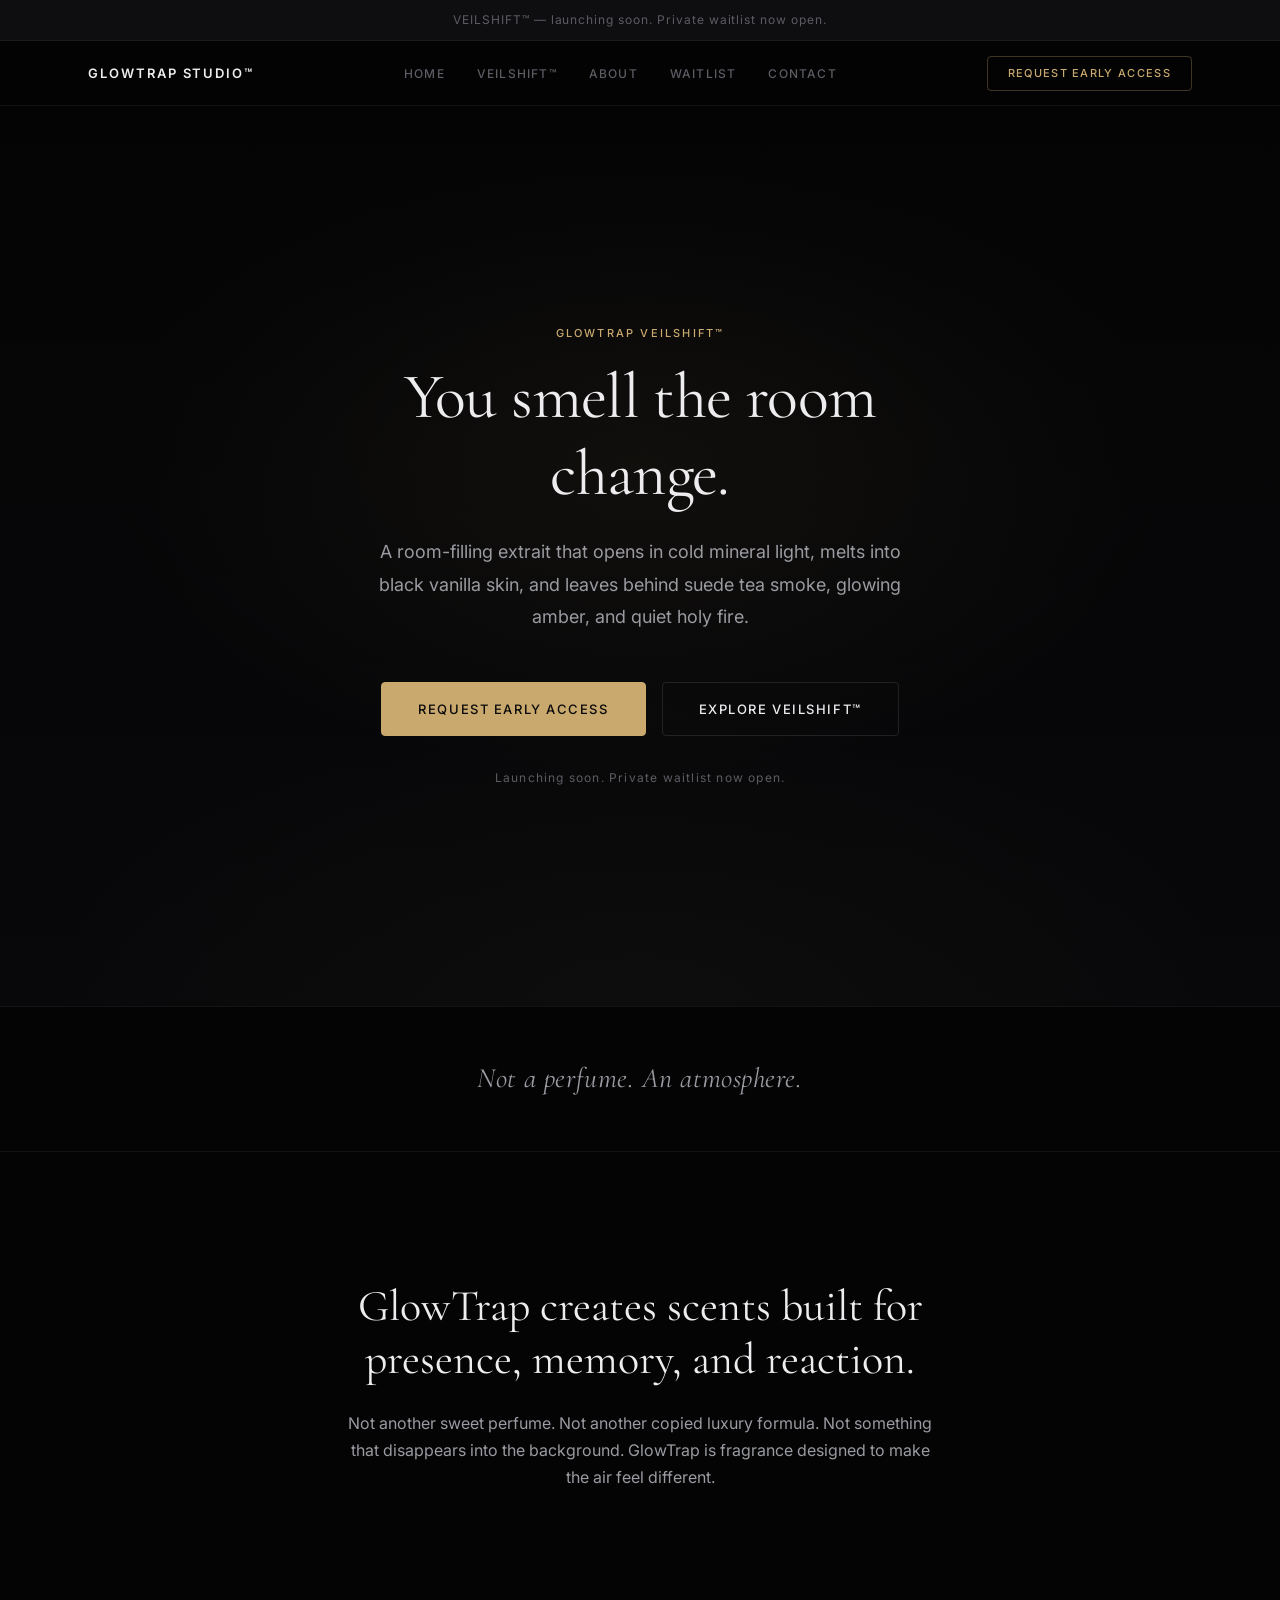
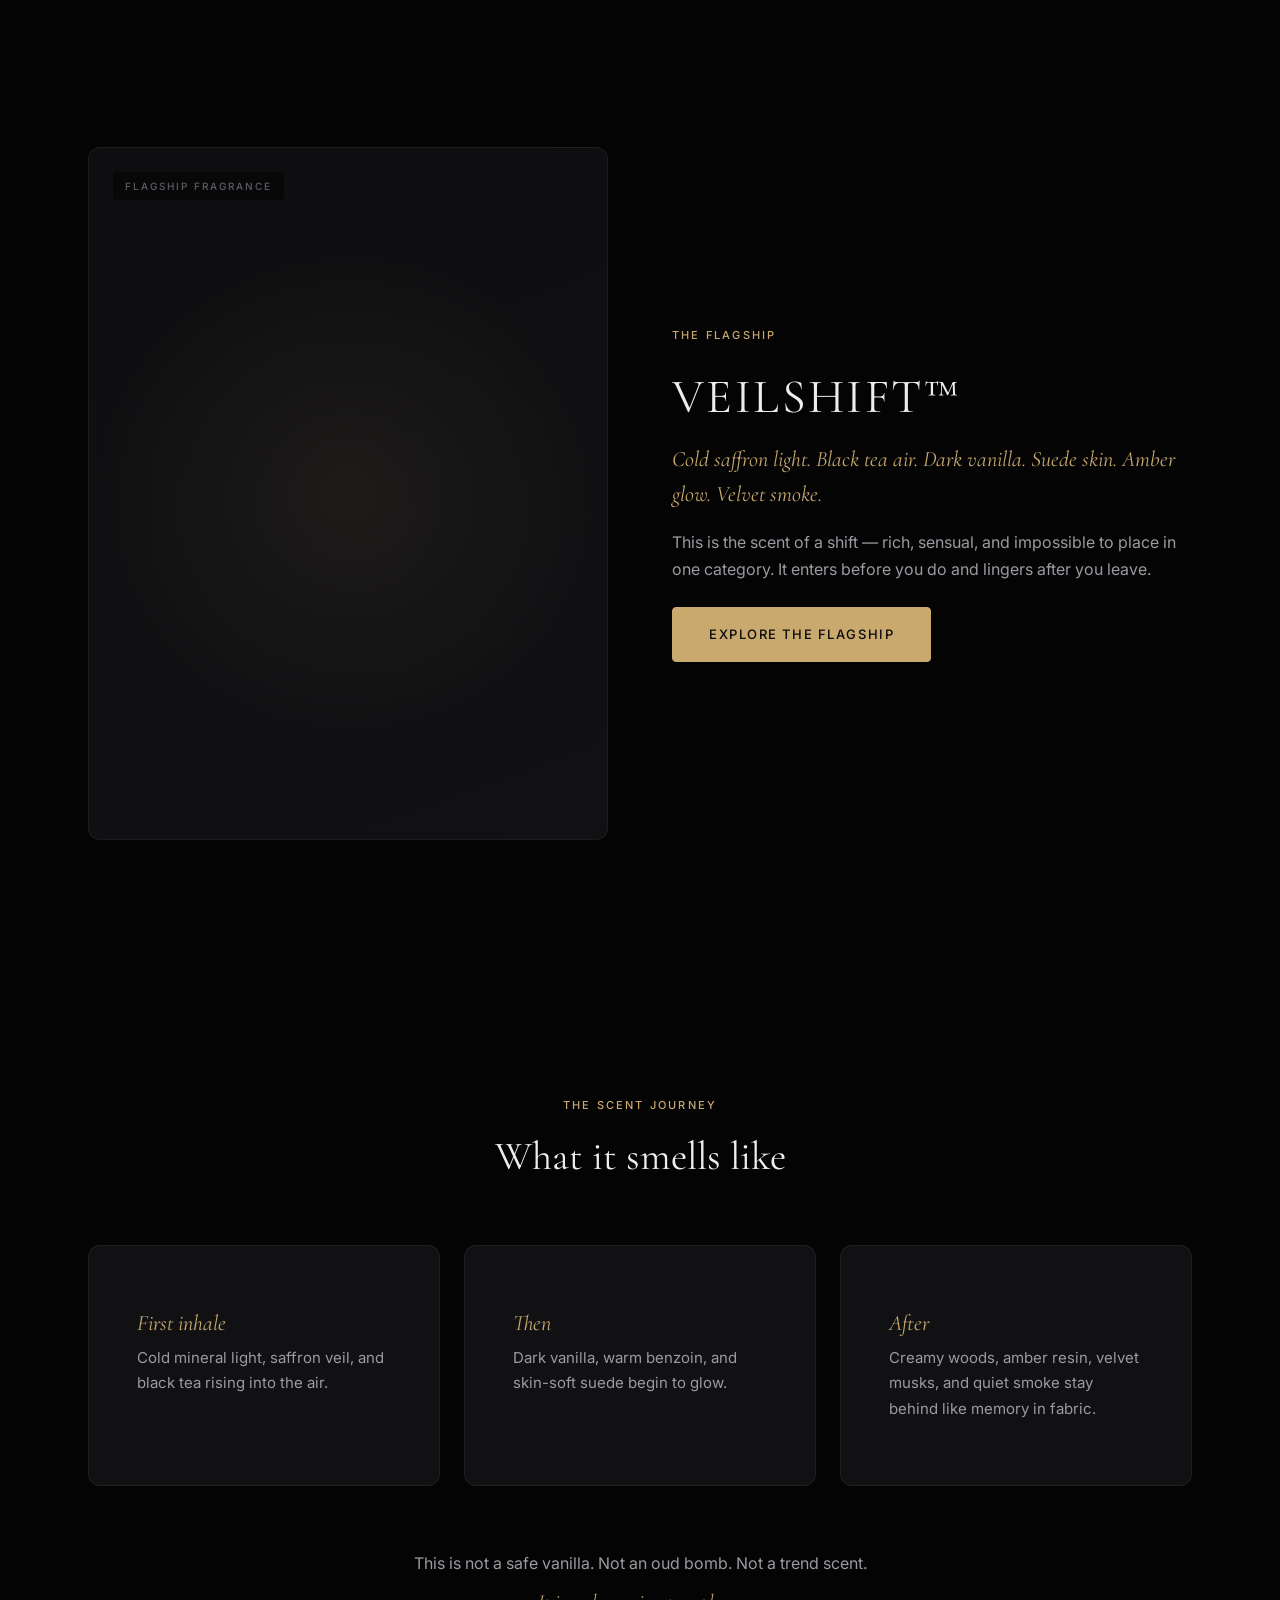
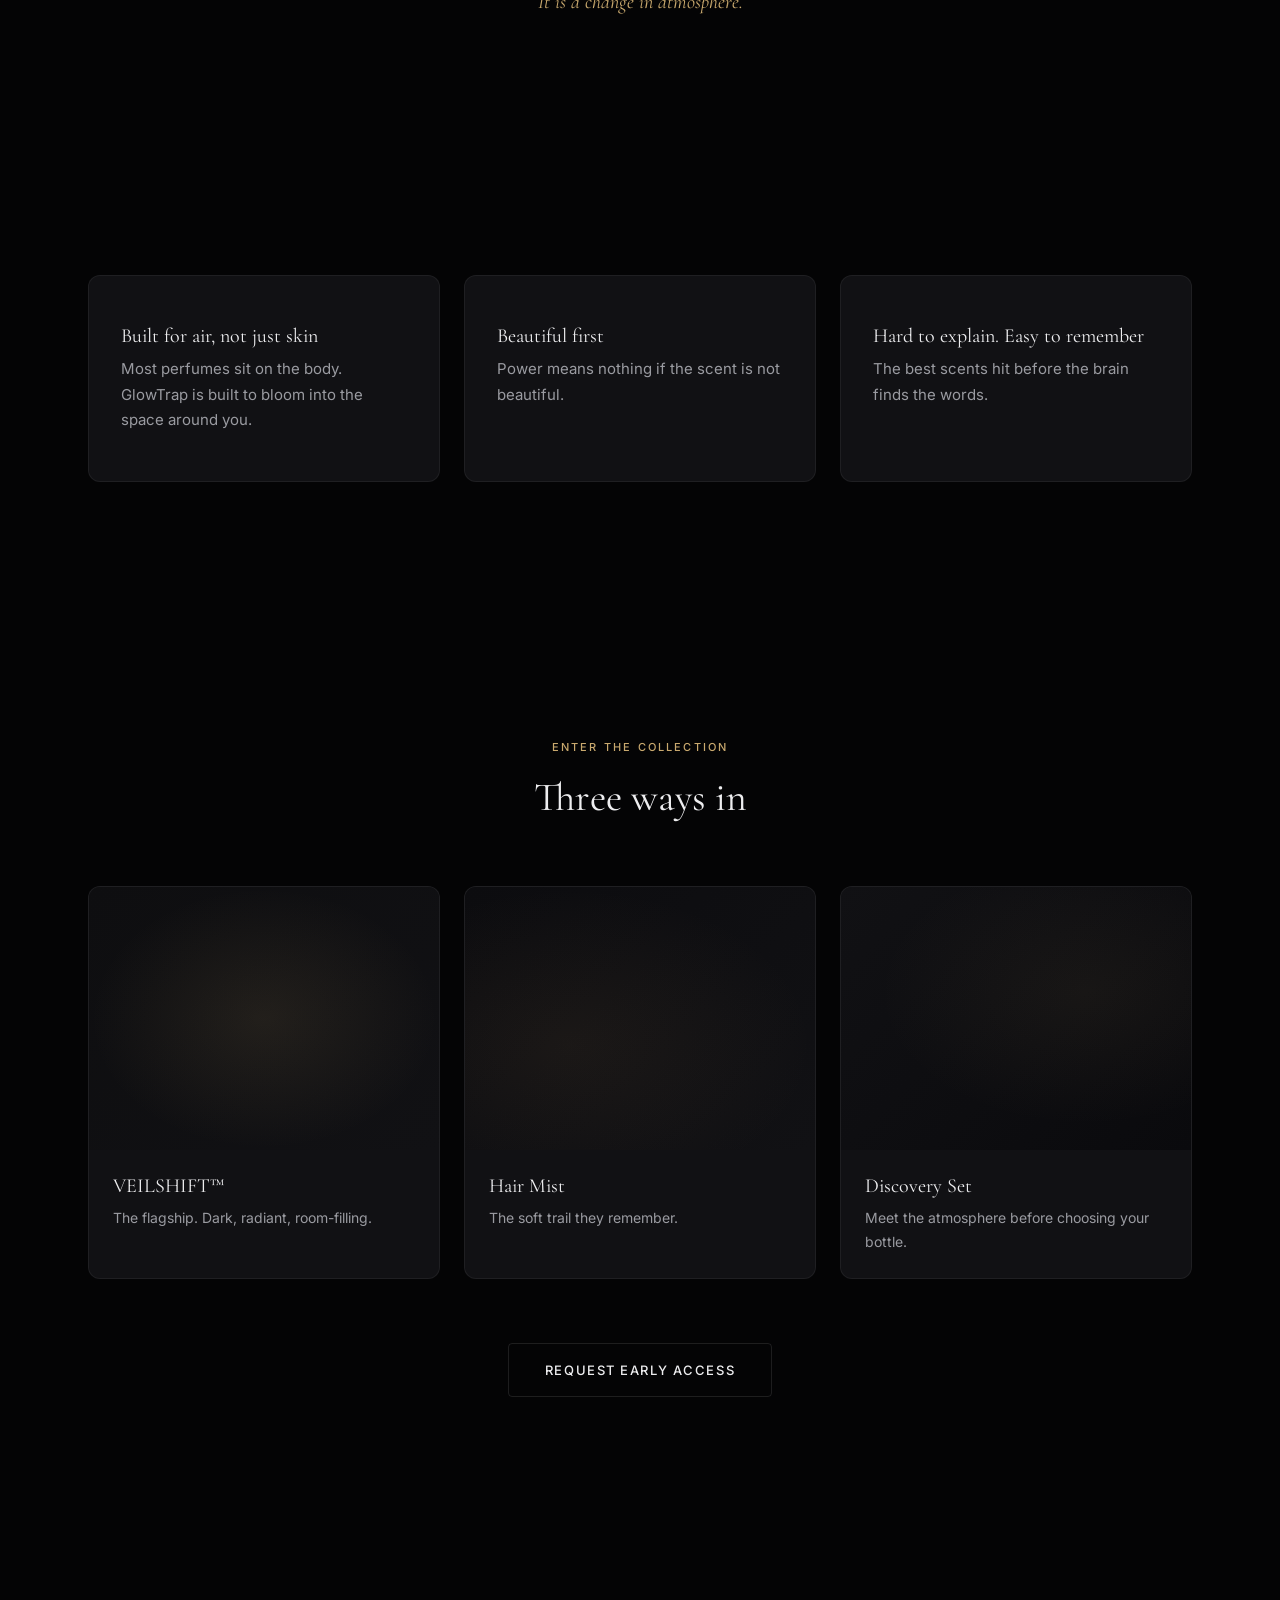
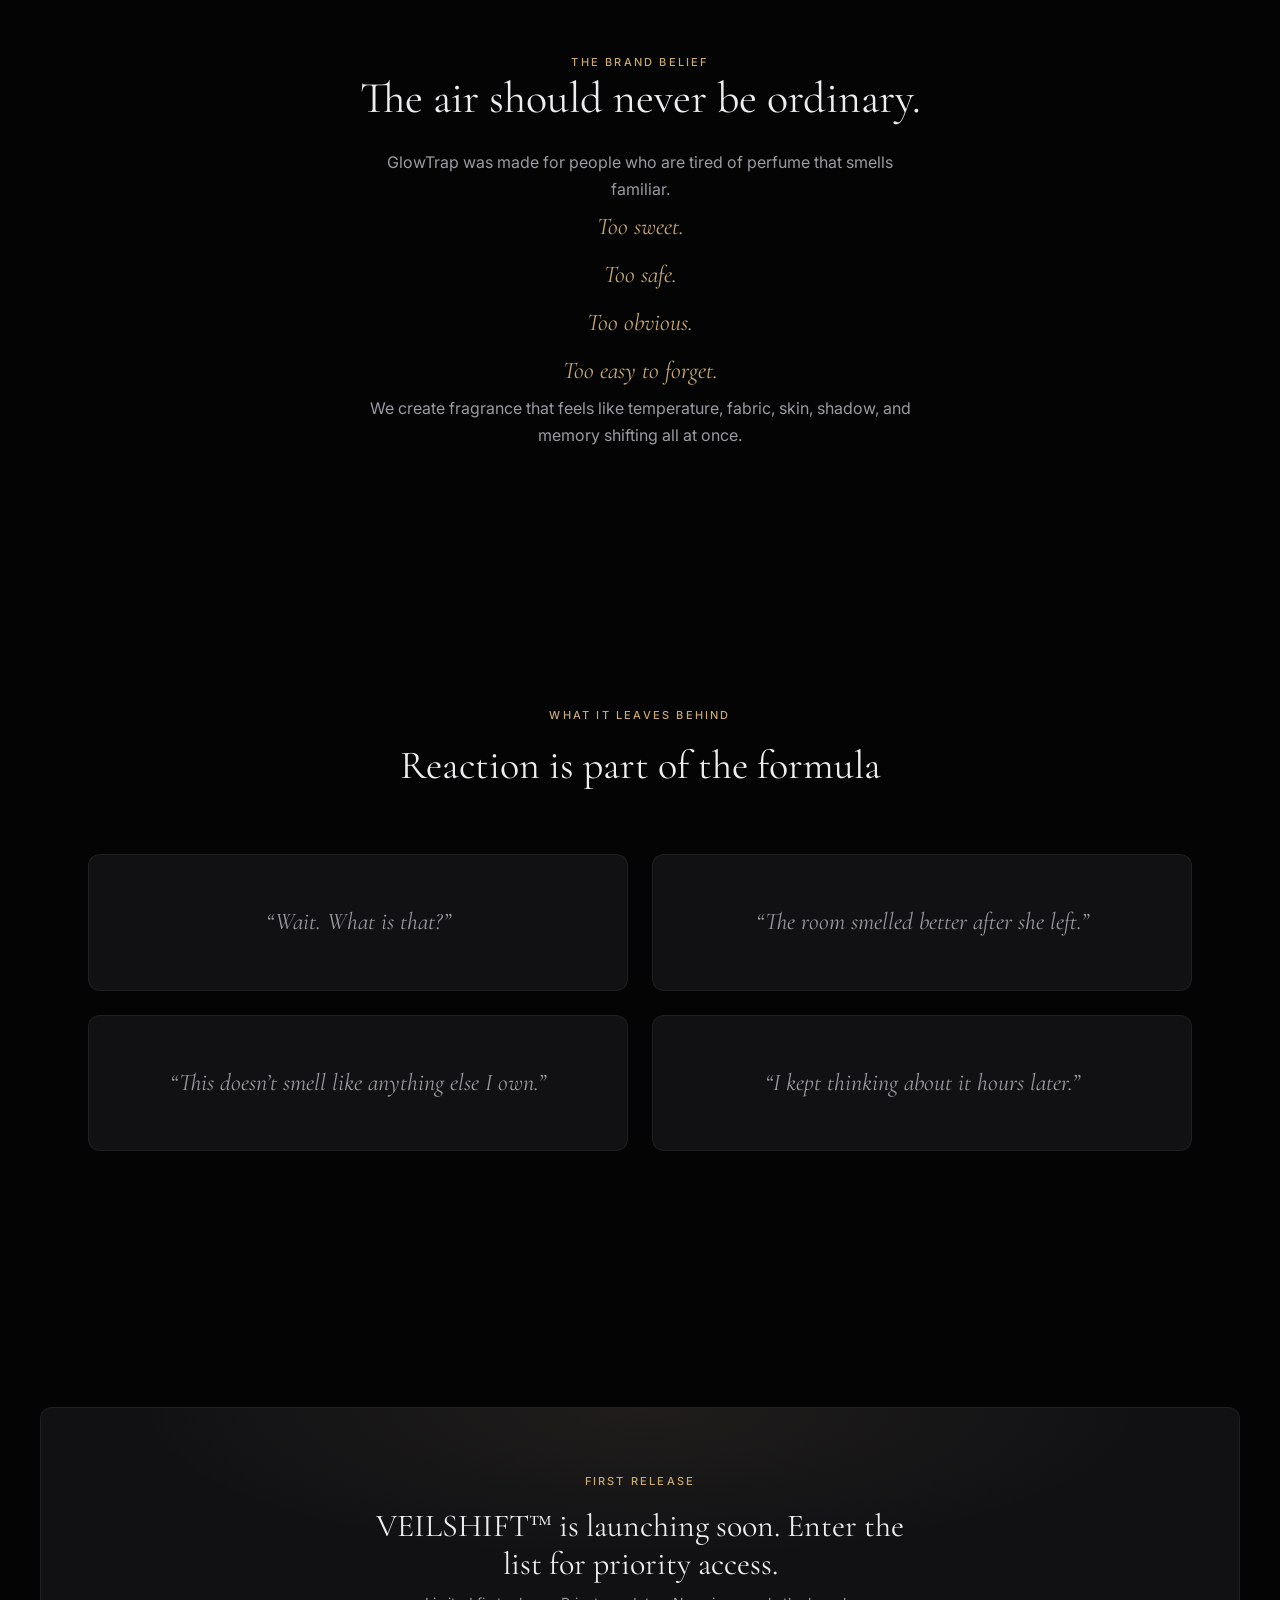
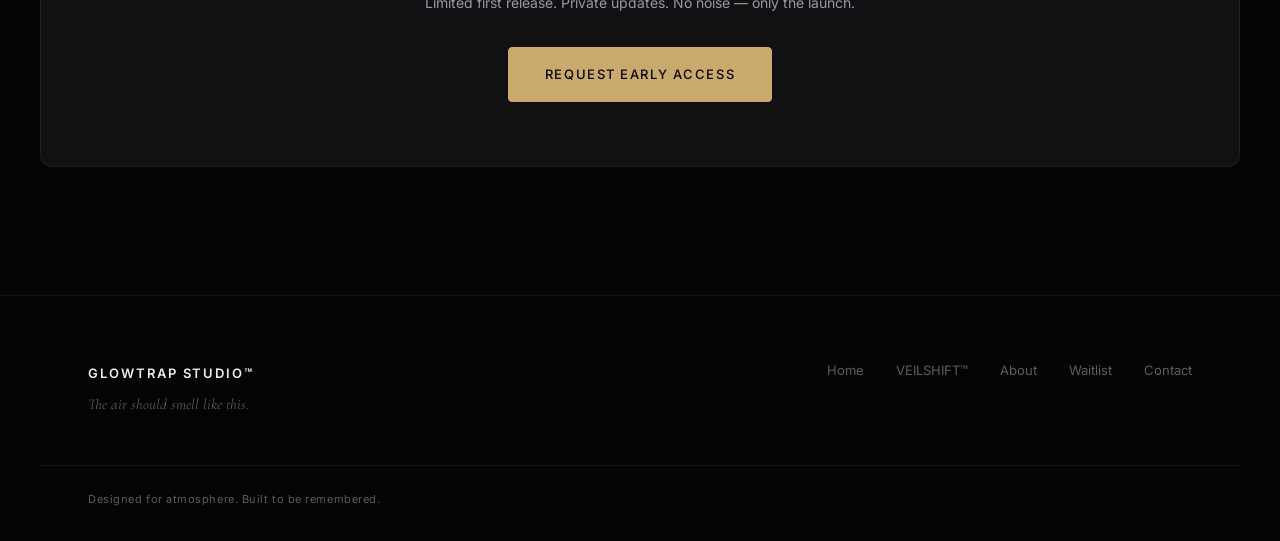
<file: index.html>
<!DOCTYPE html>
<html lang="en">
<head>
  <meta charset="UTF-8" />
  <meta name="viewport" content="width=device-width, initial-scale=1.0" />
  <title>GlowTrap Studio™ | VEILSHIFT™</title>
  <meta
    name="description"
    content="GlowTrap VEILSHIFT™ — a room-filling extrait built to alter the atmosphere."
  />
  <link rel="preconnect" href="https://fonts.googleapis.com" />
  <link rel="preconnect" href="https://fonts.gstatic.com" crossorigin />
  <link
    href="https://fonts.googleapis.com/css2?family=Cormorant+Garamond:wght@400;500;600;700&family=Inter:wght@400;500;600;700&display=swap"
    rel="stylesheet"
  />
  <link rel="stylesheet" href="css/style.css" />
</head>
<body>
  <div class="announcement-bar">
    <p>VEILSHIFT™ — launching soon. Private waitlist now open.</p>
  </div>

  <header class="site-header">
    <div class="container nav-wrap">
      <a href="index.html" class="logo">GlowTrap Studio™</a>

      <button
        class="menu-toggle"
        type="button"
        aria-label="Open menu"
        aria-expanded="false"
        aria-controls="mobile-menu"
      >
        <span></span>
        <span></span>
        <span></span>
      </button>

      <nav class="main-nav" aria-label="Main navigation">
        <a href="index.html">Home</a>
        <a href="veilshift.html">VEILSHIFT™</a>
        <a href="about.html">About</a>
        <a href="waitlist.html">Waitlist</a>
        <a href="contact.html">Contact</a>
      </nav>

      <a href="waitlist.html" class="nav-cta">Request Early Access</a>
    </div>
  </header>

  <div class="mobile-menu" id="mobile-menu">
    <nav class="mobile-menu-nav" aria-label="Mobile navigation">
      <a href="index.html">Home</a>
      <a href="veilshift.html">VEILSHIFT™</a>
      <a href="about.html">About</a>
      <a href="waitlist.html">Waitlist</a>
      <a href="contact.html">Contact</a>
      <a href="waitlist.html" class="mobile-menu-cta">Request Early Access</a>
    </nav>
  </div>

  <main>
    <section class="hero">
      <div class="hero-overlay"></div>
      <div class="container hero-content">
        <p class="eyebrow">GLOWTRAP VEILSHIFT™</p>
        <h1>You smell the room change.</h1>
        <p class="hero-text">
          A room-filling extrait that opens in cold mineral light, melts into black
          vanilla skin, and leaves behind suede tea smoke, glowing amber, and quiet holy fire.
        </p>

        <div class="hero-actions">
          <a href="waitlist.html" class="btn btn-primary">Request Early Access</a>
          <a href="veilshift.html" class="btn btn-secondary">Explore VEILSHIFT™</a>
        </div>

        <p class="hero-note">
          Launching soon. Private waitlist now open.
        </p>
      </div>
    </section>

    <section class="brand-strip">
      <div class="container">
        <p class="brand-strip-text">Not a perfume. An atmosphere.</p>
      </div>
    </section>

    <section class="section intro">
      <div class="container narrow">
        <h2>GlowTrap creates scents built for presence, memory, and reaction.</h2>
        <p>
          Not another sweet perfume. Not another copied luxury formula. Not something
          that disappears into the background. GlowTrap is fragrance designed to make
          the air feel different.
        </p>
      </div>
    </section>

    <section class="section featured-product">
      <div class="container grid-two">
        <div class="image-card image-card-bottle">
          <div class="image-label">Flagship Fragrance</div>
        </div>

        <div class="content-card">
          <p class="eyebrow">The Flagship</p>
          <h2>VEILSHIFT™</h2>
          <p class="lead">
            Cold saffron light. Black tea air. Dark vanilla. Suede skin. Amber glow.
            Velvet smoke.
          </p>
          <p>
            This is the scent of a shift — rich, sensual, and impossible to place in
            one category. It enters before you do and lingers after you leave.
          </p>
          <a href="veilshift.html" class="btn btn-primary">Explore the Flagship</a>
        </div>
      </div>
    </section>

    <section class="section scent-journey">
      <div class="container">
        <div class="section-heading">
          <p class="eyebrow">The Scent Journey</p>
          <h2>What it smells like</h2>
        </div>

        <div class="journey-grid">
          <article class="journey-card">
            <h3>First inhale</h3>
            <p>Cold mineral light, saffron veil, and black tea rising into the air.</p>
          </article>

          <article class="journey-card">
            <h3>Then</h3>
            <p>Dark vanilla, warm benzoin, and skin-soft suede begin to glow.</p>
          </article>

          <article class="journey-card">
            <h3>After</h3>
            <p>Creamy woods, amber resin, velvet musks, and quiet smoke stay behind like memory in fabric.</p>
          </article>
        </div>

        <p class="section-closing">
          This is not a safe vanilla. Not an oud bomb. Not a trend scent.
          <span>It is a change in atmosphere.</span>
        </p>
      </div>
    </section>

    <section class="section philosophy">
      <div class="container grid-three">
        <div class="philosophy-card">
          <h3>Built for air, not just skin</h3>
          <p>
            Most perfumes sit on the body. GlowTrap is built to bloom into the space around you.
          </p>
        </div>

        <div class="philosophy-card">
          <h3>Beautiful first</h3>
          <p>
            Power means nothing if the scent is not beautiful.
          </p>
        </div>

        <div class="philosophy-card">
          <h3>Hard to explain. Easy to remember</h3>
          <p>
            The best scents hit before the brain finds the words.
          </p>
        </div>
      </div>
    </section>

    <section class="section collection-preview">
      <div class="container">
        <div class="section-heading">
          <p class="eyebrow">Enter the Collection</p>
          <h2>Three ways in</h2>
        </div>

        <div class="product-grid">
          <article class="product-card">
            <div class="product-card-image texture-one"></div>
            <h3>VEILSHIFT™</h3>
            <p>The flagship. Dark, radiant, room-filling.</p>
          </article>

          <article class="product-card">
            <div class="product-card-image texture-two"></div>
            <h3>Hair Mist</h3>
            <p>The soft trail they remember.</p>
          </article>

          <article class="product-card">
            <div class="product-card-image texture-three"></div>
            <h3>Discovery Set</h3>
            <p>Meet the atmosphere before choosing your bottle.</p>
          </article>
        </div>

        <div class="centered-action">
          <a href="waitlist.html" class="btn btn-secondary">Request Early Access</a>
        </div>
      </div>
    </section>

    <section class="section emotional-hook">
      <div class="container narrow">
        <p class="eyebrow">The Brand Belief</p>
        <h2>The air should never be ordinary.</h2>
        <p>
          GlowTrap was made for people who are tired of perfume that smells familiar.
        </p>
        <p class="stacked-lines">
          Too sweet.<br />
          Too safe.<br />
          Too obvious.<br />
          Too easy to forget.
        </p>
        <p>
          We create fragrance that feels like temperature, fabric, skin, shadow,
          and memory shifting all at once.
        </p>
      </div>
    </section>

    <section class="section quotes">
      <div class="container">
        <div class="section-heading">
          <p class="eyebrow">What it leaves behind</p>
          <h2>Reaction is part of the formula</h2>
        </div>

        <div class="quote-grid">
          <blockquote>“Wait. What is that?”</blockquote>
          <blockquote>“The room smelled better after she left.”</blockquote>
          <blockquote>“This doesn’t smell like anything else I own.”</blockquote>
          <blockquote>“I kept thinking about it hours later.”</blockquote>
        </div>
      </div>
    </section>

    <section class="section waitlist-cta">
      <div class="container cta-box">
        <div>
          <p class="eyebrow">First release</p>
          <h2>VEILSHIFT™ is launching soon. Enter the list for priority access.</h2>
          <p>Limited first release. Private updates. No noise — only the launch.</p>
        </div>
        <a href="waitlist.html" class="btn btn-primary">Request Early Access</a>
      </div>
    </section>
  </main>

  <footer class="site-footer">
    <div class="container footer-grid">
      <div>
        <a href="index.html" class="footer-logo">GlowTrap Studio™</a>
        <p class="footer-tagline">The air should smell like this.</p>
      </div>

      <div class="footer-links">
        <a href="index.html">Home</a>
        <a href="veilshift.html">VEILSHIFT™</a>
        <a href="about.html">About</a>
        <a href="waitlist.html">Waitlist</a>
        <a href="contact.html">Contact</a>
      </div>
    </div>

    <div class="container footer-bottom">
      <p>Designed for atmosphere. Built to be remembered.</p>
    </div>
  </footer>
  <script src="js/main.js"></script>
</body>
</html>
</file>
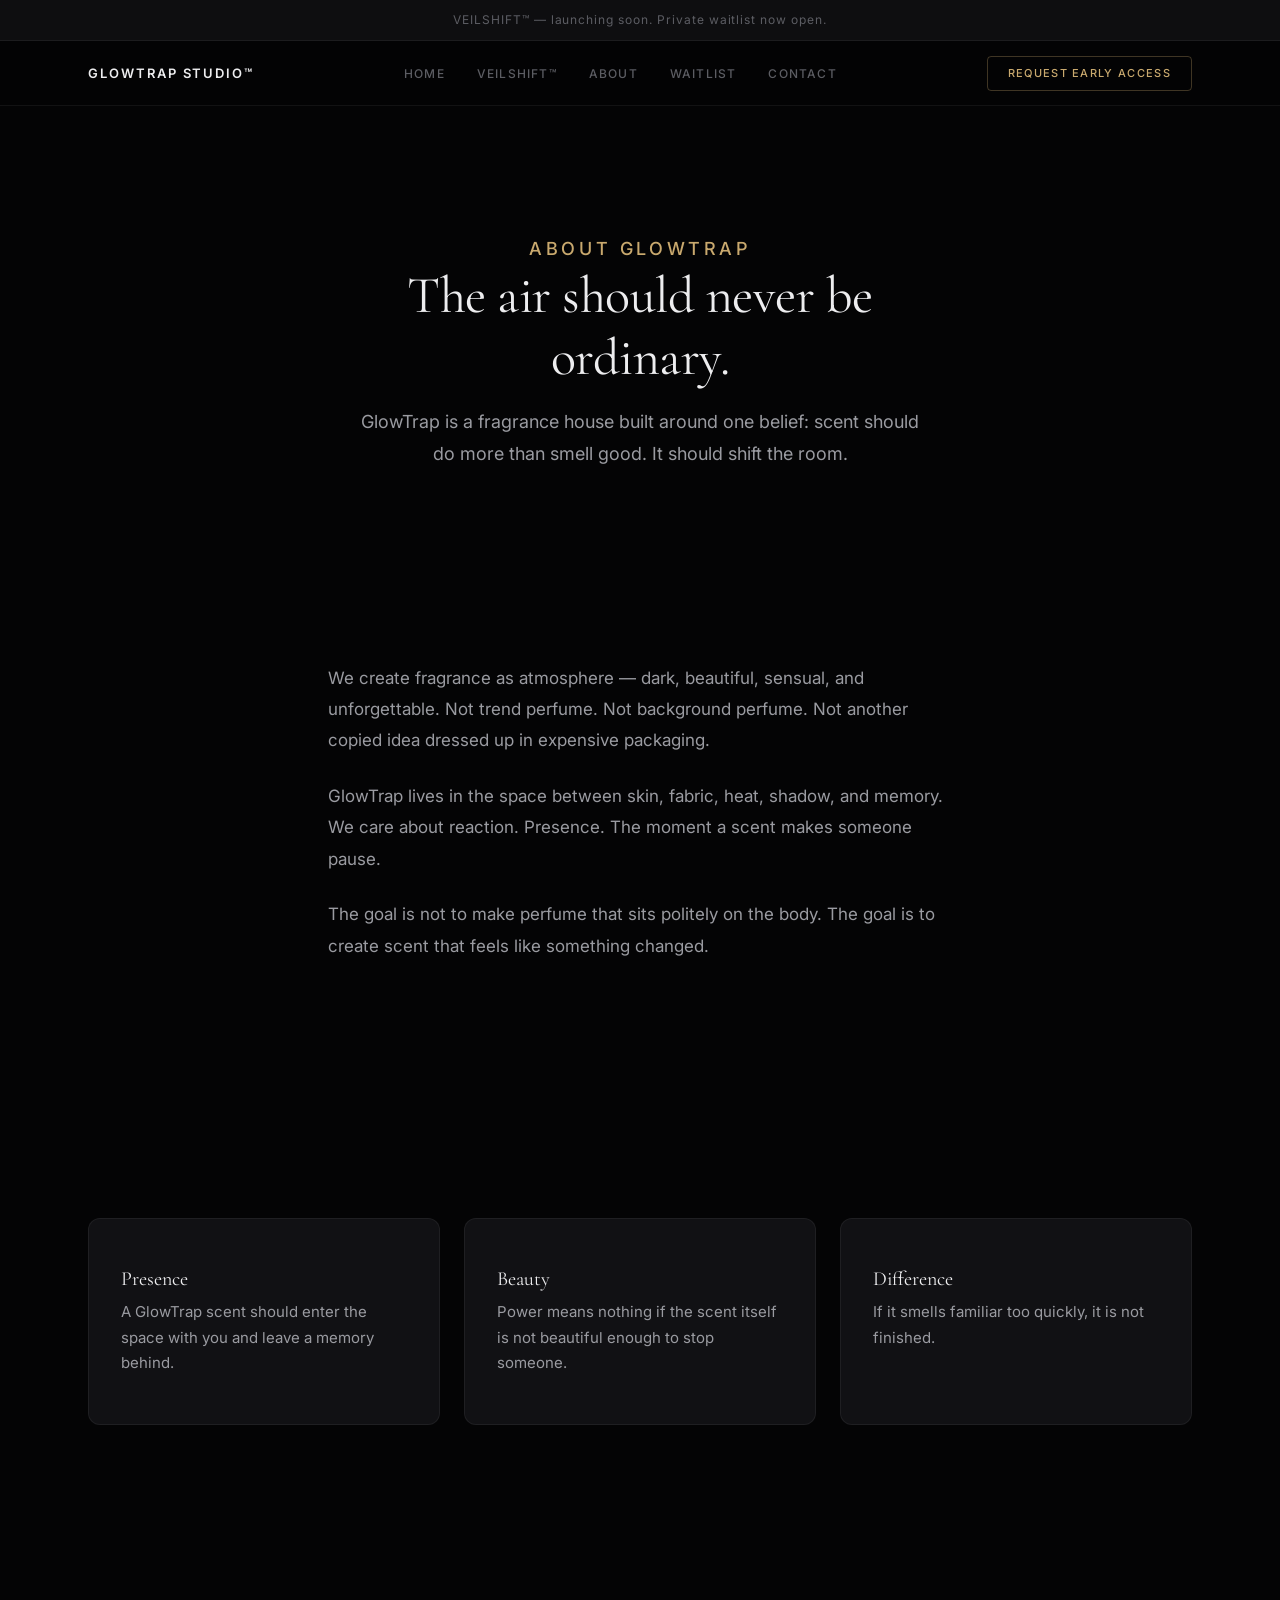
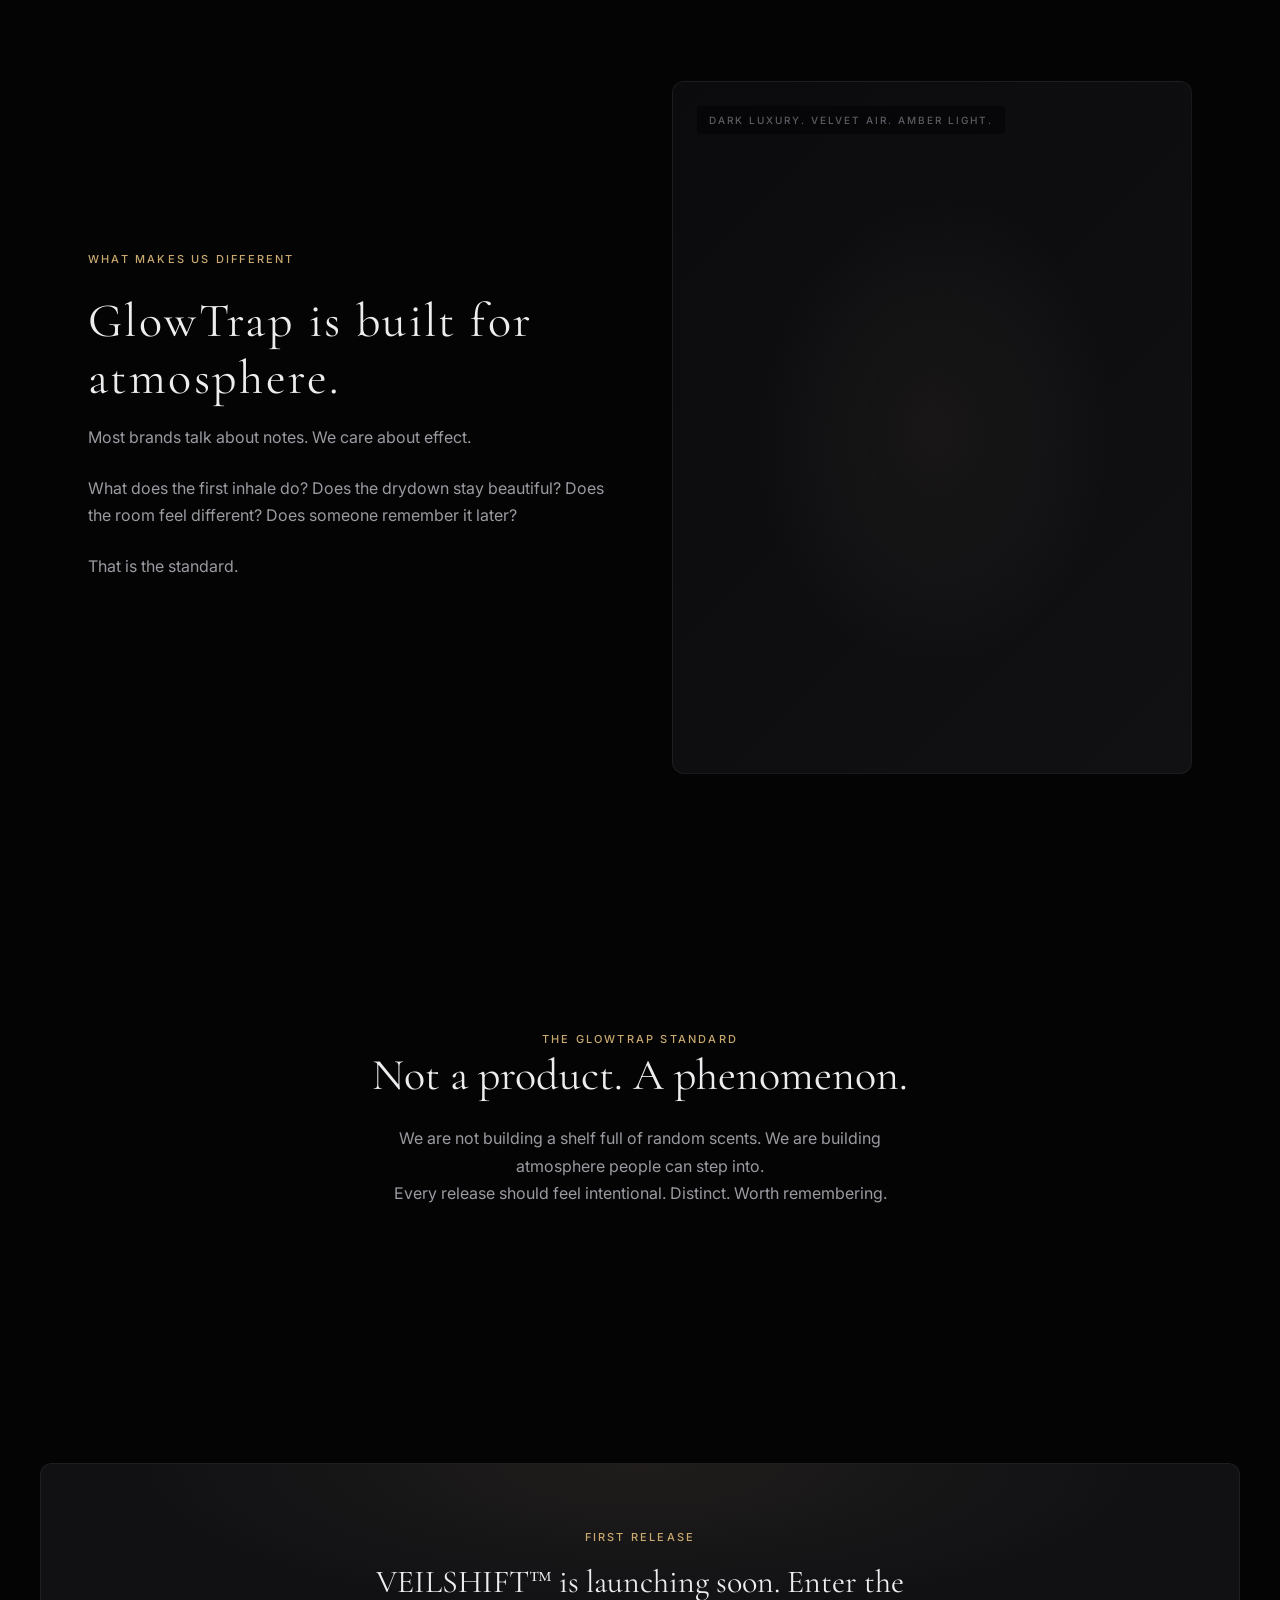
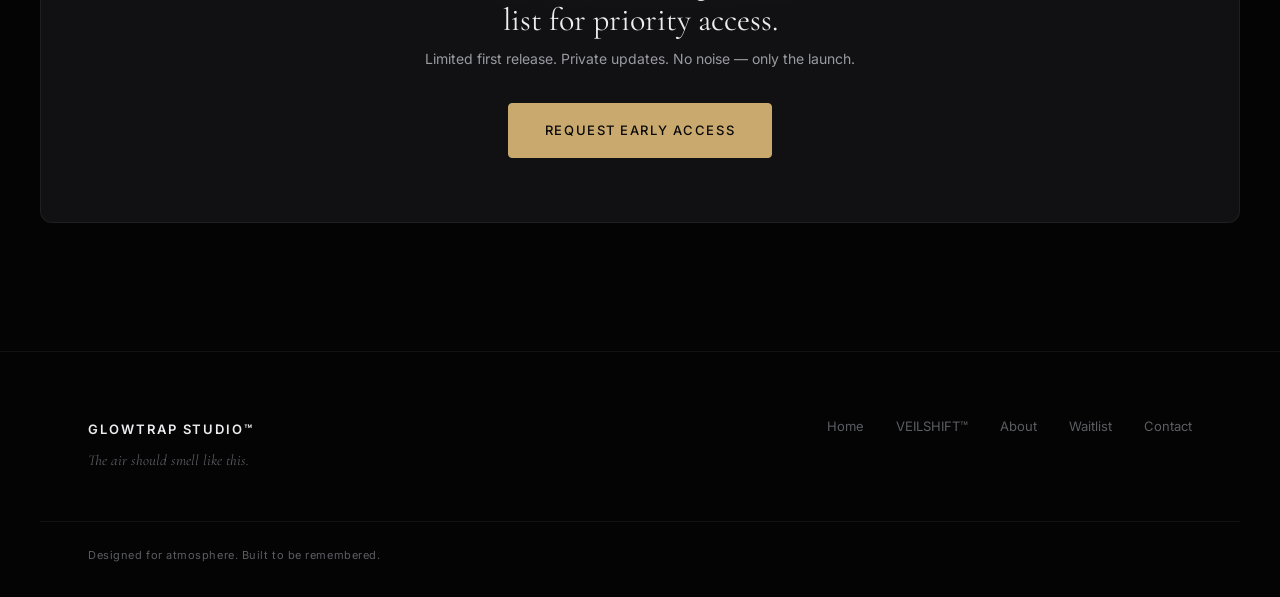
<file: about.html>
<!DOCTYPE html>
<html lang="en">
<head>
  <meta charset="UTF-8" />
  <meta name="viewport" content="width=device-width, initial-scale=1.0" />
  <title>About GlowTrap Studio™</title>
  <meta
    name="description"
    content="GlowTrap Studio™ is a fragrance house built to create scent as atmosphere."
  />
  <link rel="preconnect" href="https://fonts.googleapis.com" />
  <link rel="preconnect" href="https://fonts.gstatic.com" crossorigin />
  <link
    href="https://fonts.googleapis.com/css2?family=Cormorant+Garamond:wght@400;500;600;700&family=Inter:wght@400;500;600;700&display=swap"
    rel="stylesheet"
  />
  <link rel="stylesheet" href="css/style.css" />
</head>
<body>
  <div class="announcement-bar">
    <p>VEILSHIFT™ — launching soon. Private waitlist now open.</p>
  </div>

  <header class="site-header">
    <div class="container nav-wrap">
      <a href="index.html" class="logo">GlowTrap Studio™</a>
      <button class="menu-toggle" type="button" aria-label="Open menu" aria-expanded="false" aria-controls="mobile-menu">
        <span></span><span></span><span></span>
      </button>
      <nav class="main-nav" aria-label="Main navigation">
        <a href="index.html">Home</a>
        <a href="veilshift.html">VEILSHIFT™</a>
        <a href="about.html">About</a>
        <a href="waitlist.html">Waitlist</a>
        <a href="contact.html">Contact</a>
      </nav>
      <a href="waitlist.html" class="nav-cta">Request Early Access</a>
    </div>
  </header>

  <div class="mobile-menu" id="mobile-menu">
    <nav class="mobile-menu-nav" aria-label="Mobile navigation">
      <a href="index.html">Home</a>
      <a href="veilshift.html">VEILSHIFT™</a>
      <a href="about.html">About</a>
      <a href="waitlist.html">Waitlist</a>
      <a href="contact.html">Contact</a>
      <a href="waitlist.html" class="mobile-menu-cta">Request Early Access</a>
    </nav>
  </div>

  <main>
    <section class="section page-hero">
      <div class="container narrow">
        <p class="eyebrow">About GlowTrap</p>
        <h1 class="page-title">The air should never be ordinary.</h1>
        <p class="page-intro">
          GlowTrap is a fragrance house built around one belief:
          scent should do more than smell good. It should shift the room.
        </p>
      </div>
    </section>

    <section class="section">
      <div class="container narrow">
        <div class="long-copy">
          <p>
            We create fragrance as atmosphere — dark, beautiful, sensual, and unforgettable.
            Not trend perfume. Not background perfume. Not another copied idea dressed up in expensive packaging.
          </p>
          <p>
            GlowTrap lives in the space between skin, fabric, heat, shadow, and memory.
            We care about reaction. Presence. The moment a scent makes someone pause.
          </p>
          <p>
            The goal is not to make perfume that sits politely on the body. The goal is to create scent that feels like
            something changed.
          </p>
        </div>
      </div>
    </section>

    <section class="section philosophy">
      <div class="container grid-three">
        <div class="philosophy-card">
          <h3>Presence</h3>
          <p>
            A GlowTrap scent should enter the space with you and leave a memory behind.
          </p>
        </div>

        <div class="philosophy-card">
          <h3>Beauty</h3>
          <p>
            Power means nothing if the scent itself is not beautiful enough to stop someone.
          </p>
        </div>

        <div class="philosophy-card">
          <h3>Difference</h3>
          <p>
            If it smells familiar too quickly, it is not finished.
          </p>
        </div>
      </div>
    </section>

    <section class="section featured-product">
      <div class="container grid-two">
        <div class="content-card">
          <p class="eyebrow">What makes us different</p>
          <h2>GlowTrap is built for atmosphere.</h2>
          <p>
            Most brands talk about notes. We care about effect.
          </p>
          <p>
            What does the first inhale do?  
            Does the drydown stay beautiful?  
            Does the room feel different?  
            Does someone remember it later?
          </p>
          <p>
            That is the standard.
          </p>
        </div>

        <div class="image-card about-visual">
          <div class="image-label">Dark luxury. Velvet air. Amber light.</div>
        </div>
      </div>
    </section>

    <section class="section emotional-hook">
      <div class="container narrow">
        <p class="eyebrow">The GlowTrap standard</p>
        <h2>Not a product. A phenomenon.</h2>
        <p>
          We are not building a shelf full of random scents. We are building atmosphere people can step into.
        </p>
        <p>
          Every release should feel intentional. Distinct. Worth remembering.
        </p>
      </div>
    </section>

    <section class="section waitlist-cta">
      <div class="container cta-box">
        <div>
          <p class="eyebrow">First release</p>
          <h2>VEILSHIFT™ is launching soon. Enter the list for priority access.</h2>
          <p>
            Limited first release. Private updates. No noise — only the launch.
          </p>
        </div>
        <a href="waitlist.html" class="btn btn-primary">Request Early Access</a>
      </div>
    </section>
  </main>

  <footer class="site-footer">
    <div class="container footer-grid">
      <div>
        <a href="index.html" class="footer-logo">GlowTrap Studio™</a>
        <p class="footer-tagline">The air should smell like this.</p>
      </div>

      <div class="footer-links">
        <a href="index.html">Home</a>
        <a href="veilshift.html">VEILSHIFT™</a>
        <a href="about.html">About</a>
        <a href="waitlist.html">Waitlist</a>
        <a href="contact.html">Contact</a>
      </div>
    </div>

    <div class="container footer-bottom">
      <p>Designed for atmosphere. Built to be remembered.</p>
    </div>
  </footer>
  <script src="js/main.js"></script>
</body>
</html>
</file>
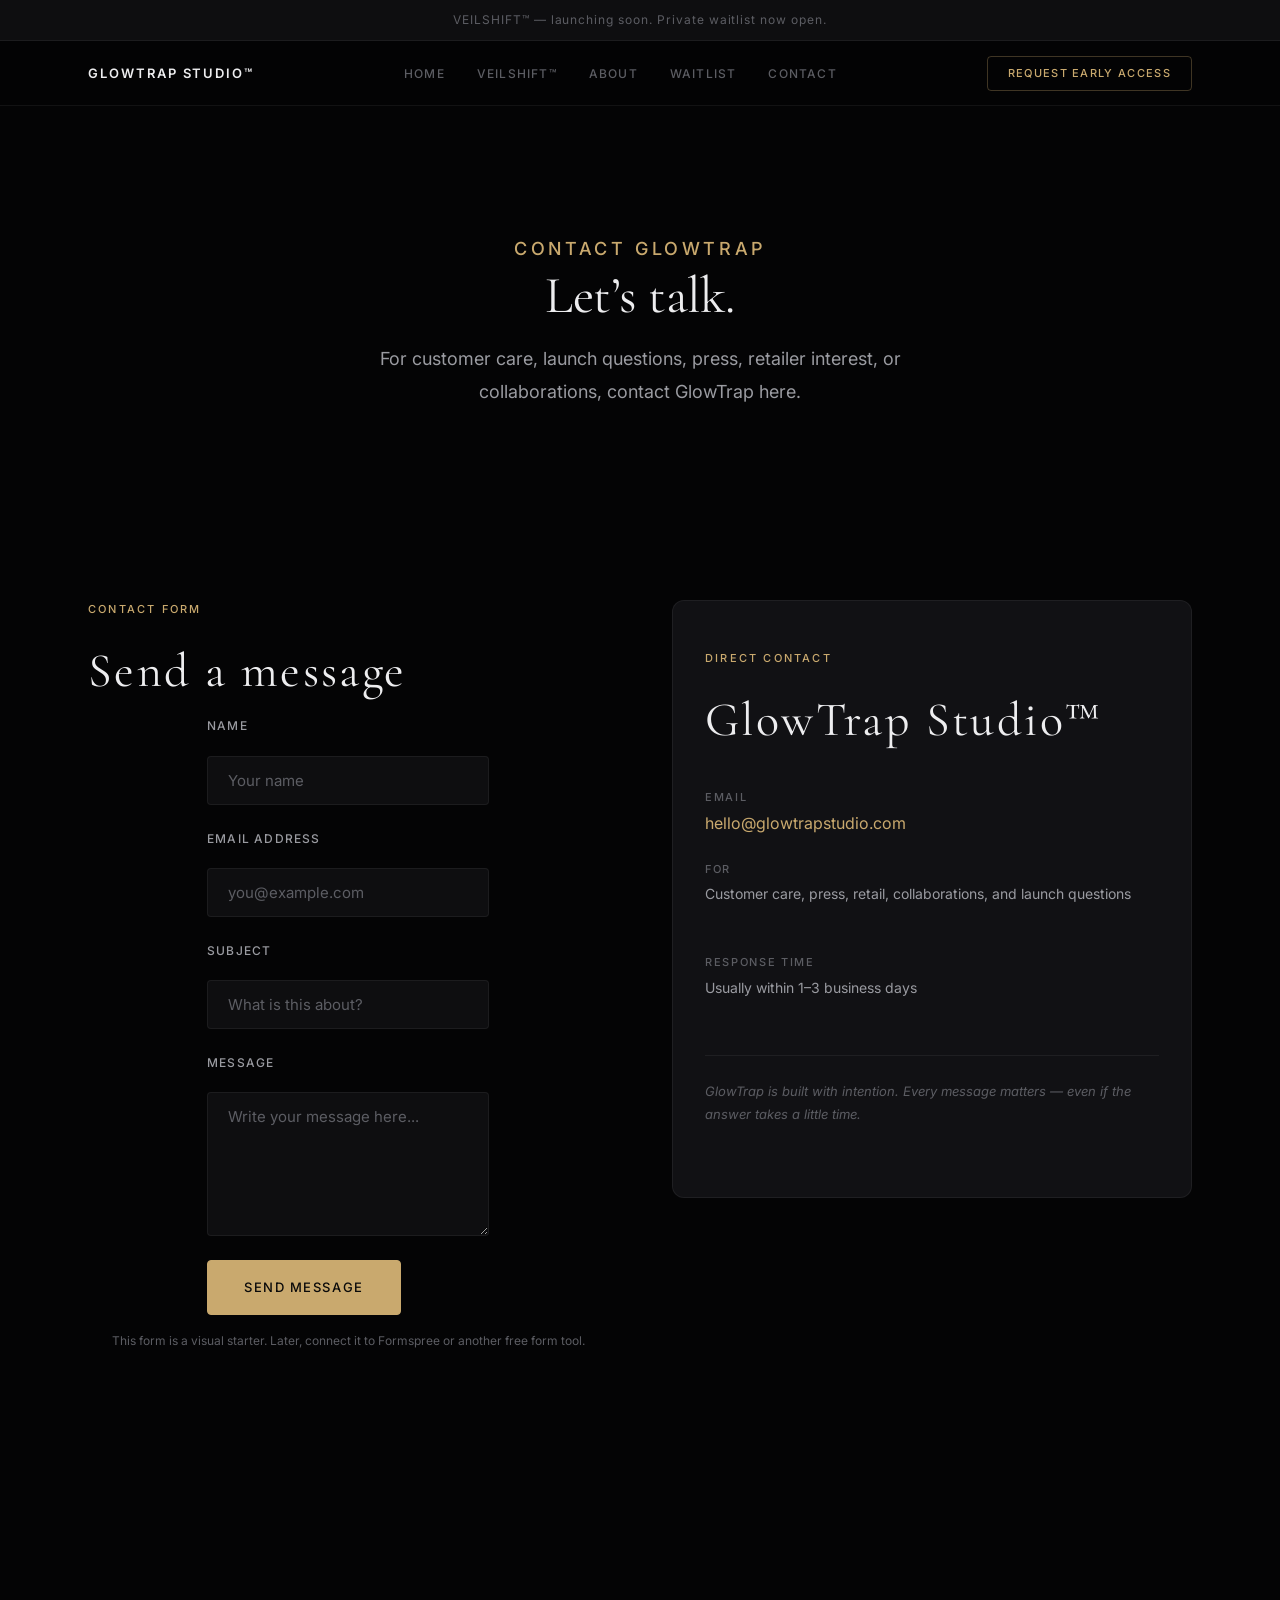
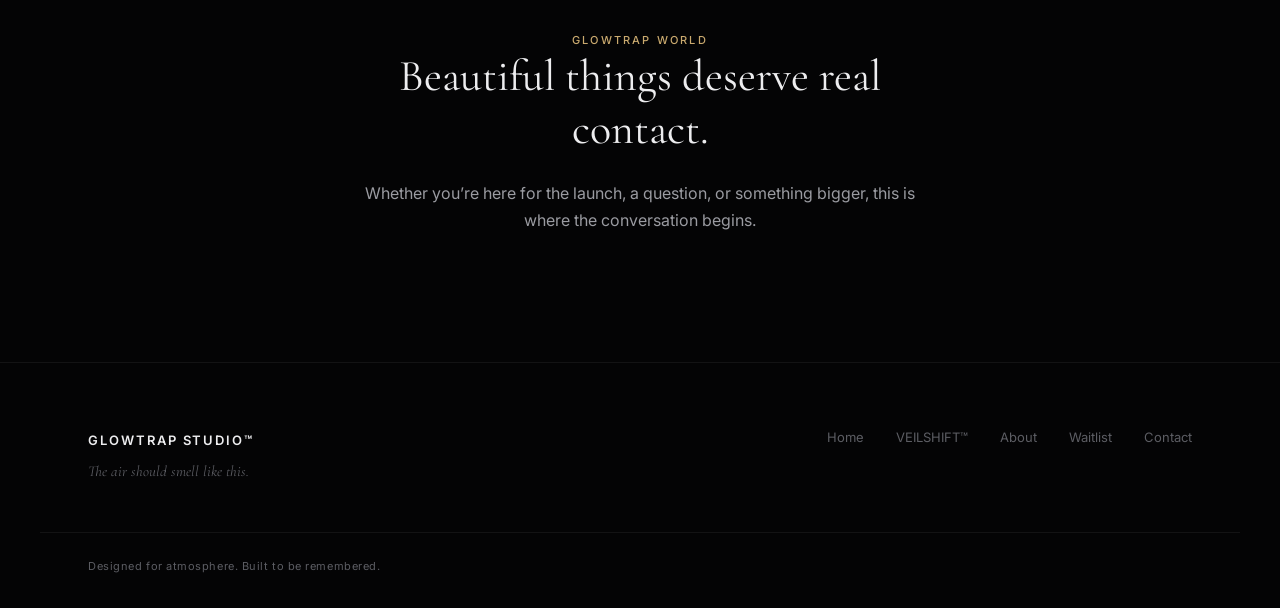
<file: contact.html>
<!DOCTYPE html>
<html lang="en">
<head>
  <meta charset="UTF-8" />
  <meta name="viewport" content="width=device-width, initial-scale=1.0" />
  <title>Contact GlowTrap Studio™</title>
  <meta
    name="description"
    content="Contact GlowTrap Studio™ for customer care, launch questions, press, and collaboration inquiries."
  />
  <link rel="preconnect" href="https://fonts.googleapis.com" />
  <link rel="preconnect" href="https://fonts.gstatic.com" crossorigin />
  <link
    href="https://fonts.googleapis.com/css2?family=Cormorant+Garamond:wght@400;500;600;700&family=Inter:wght@400;500;600;700&display=swap"
    rel="stylesheet"
  />
  <link rel="stylesheet" href="css/style.css" />
</head>
<body>
  <div class="announcement-bar">
    <p>VEILSHIFT™ — launching soon. Private waitlist now open.</p>
  </div>

  <header class="site-header">
    <div class="container nav-wrap">
      <a href="index.html" class="logo">GlowTrap Studio™</a>
      <button class="menu-toggle" type="button" aria-label="Open menu" aria-expanded="false" aria-controls="mobile-menu">
        <span></span><span></span><span></span>
      </button>
      <nav class="main-nav" aria-label="Main navigation">
        <a href="index.html">Home</a>
        <a href="veilshift.html">VEILSHIFT™</a>
        <a href="about.html">About</a>
        <a href="waitlist.html">Waitlist</a>
        <a href="contact.html">Contact</a>
      </nav>
      <a href="waitlist.html" class="nav-cta">Request Early Access</a>
    </div>
  </header>

  <div class="mobile-menu" id="mobile-menu">
    <nav class="mobile-menu-nav" aria-label="Mobile navigation">
      <a href="index.html">Home</a>
      <a href="veilshift.html">VEILSHIFT™</a>
      <a href="about.html">About</a>
      <a href="waitlist.html">Waitlist</a>
      <a href="contact.html">Contact</a>
      <a href="waitlist.html" class="mobile-menu-cta">Request Early Access</a>
    </nav>
  </div>

  <main>
    <section class="section page-hero">
      <div class="container narrow">
        <p class="eyebrow">Contact GlowTrap</p>
        <h1 class="page-title">Let’s talk.</h1>
        <p class="page-intro">
          For customer care, launch questions, press, retailer interest, or collaborations,
          contact GlowTrap here.
        </p>
      </div>
    </section>

    <section class="section">
      <div class="container contact-grid">
        <div class="content-card">
          <p class="eyebrow">Contact form</p>
          <h2>Send a message</h2>

          <form class="contact-form" action="#" method="post">
            <label for="name">Name</label>
            <input
              type="text"
              id="name"
              name="name"
              placeholder="Your name"
              required
            />

            <label for="email">Email address</label>
            <input
              type="email"
              id="email"
              name="email"
              placeholder="you@example.com"
              required
            />

            <label for="subject">Subject</label>
            <input
              type="text"
              id="subject"
              name="subject"
              placeholder="What is this about?"
              required
            />

            <label for="message">Message</label>
            <textarea
              id="message"
              name="message"
              rows="6"
              placeholder="Write your message here..."
              required
            ></textarea>

            <button type="submit" class="btn btn-primary">Send Message</button>
          </form>

          <p class="form-note">
            This form is a visual starter. Later, connect it to Formspree or another free form tool.
          </p>
        </div>

        <div class="content-card contact-info-card">
          <p class="eyebrow">Direct contact</p>
          <h2>GlowTrap Studio™</h2>

          <div class="contact-info-list">
            <div class="contact-item">
              <span class="meta-label">Email</span>
              <a href="mailto:hello@glowtrapstudio.com">hello@glowtrapstudio.com</a>
            </div>

            <div class="contact-item">
              <span class="meta-label">For</span>
              <p>Customer care, press, retail, collaborations, and launch questions</p>
            </div>

            <div class="contact-item">
              <span class="meta-label">Response time</span>
              <p>Usually within 1–3 business days</p>
            </div>
          </div>

          <div class="contact-side-note">
            <p>
              GlowTrap is built with intention. Every message matters — even if the answer
              takes a little time.
            </p>
          </div>
        </div>
      </div>
    </section>

    <section class="section emotional-hook">
      <div class="container narrow">
        <p class="eyebrow">GlowTrap world</p>
        <h2>Beautiful things deserve real contact.</h2>
        <p>
          Whether you’re here for the launch, a question, or something bigger,
          this is where the conversation begins.
        </p>
      </div>
    </section>
  </main>

  <footer class="site-footer">
    <div class="container footer-grid">
      <div>
        <a href="index.html" class="footer-logo">GlowTrap Studio™</a>
        <p class="footer-tagline">The air should smell like this.</p>
      </div>

      <div class="footer-links">
        <a href="index.html">Home</a>
        <a href="veilshift.html">VEILSHIFT™</a>
        <a href="about.html">About</a>
        <a href="waitlist.html">Waitlist</a>
        <a href="contact.html">Contact</a>
      </div>
    </div>

    <div class="container footer-bottom">
      <p>Designed for atmosphere. Built to be remembered.</p>
    </div>
  </footer>
  <script src="js/main.js"></script>
</body>
</html>
</file>
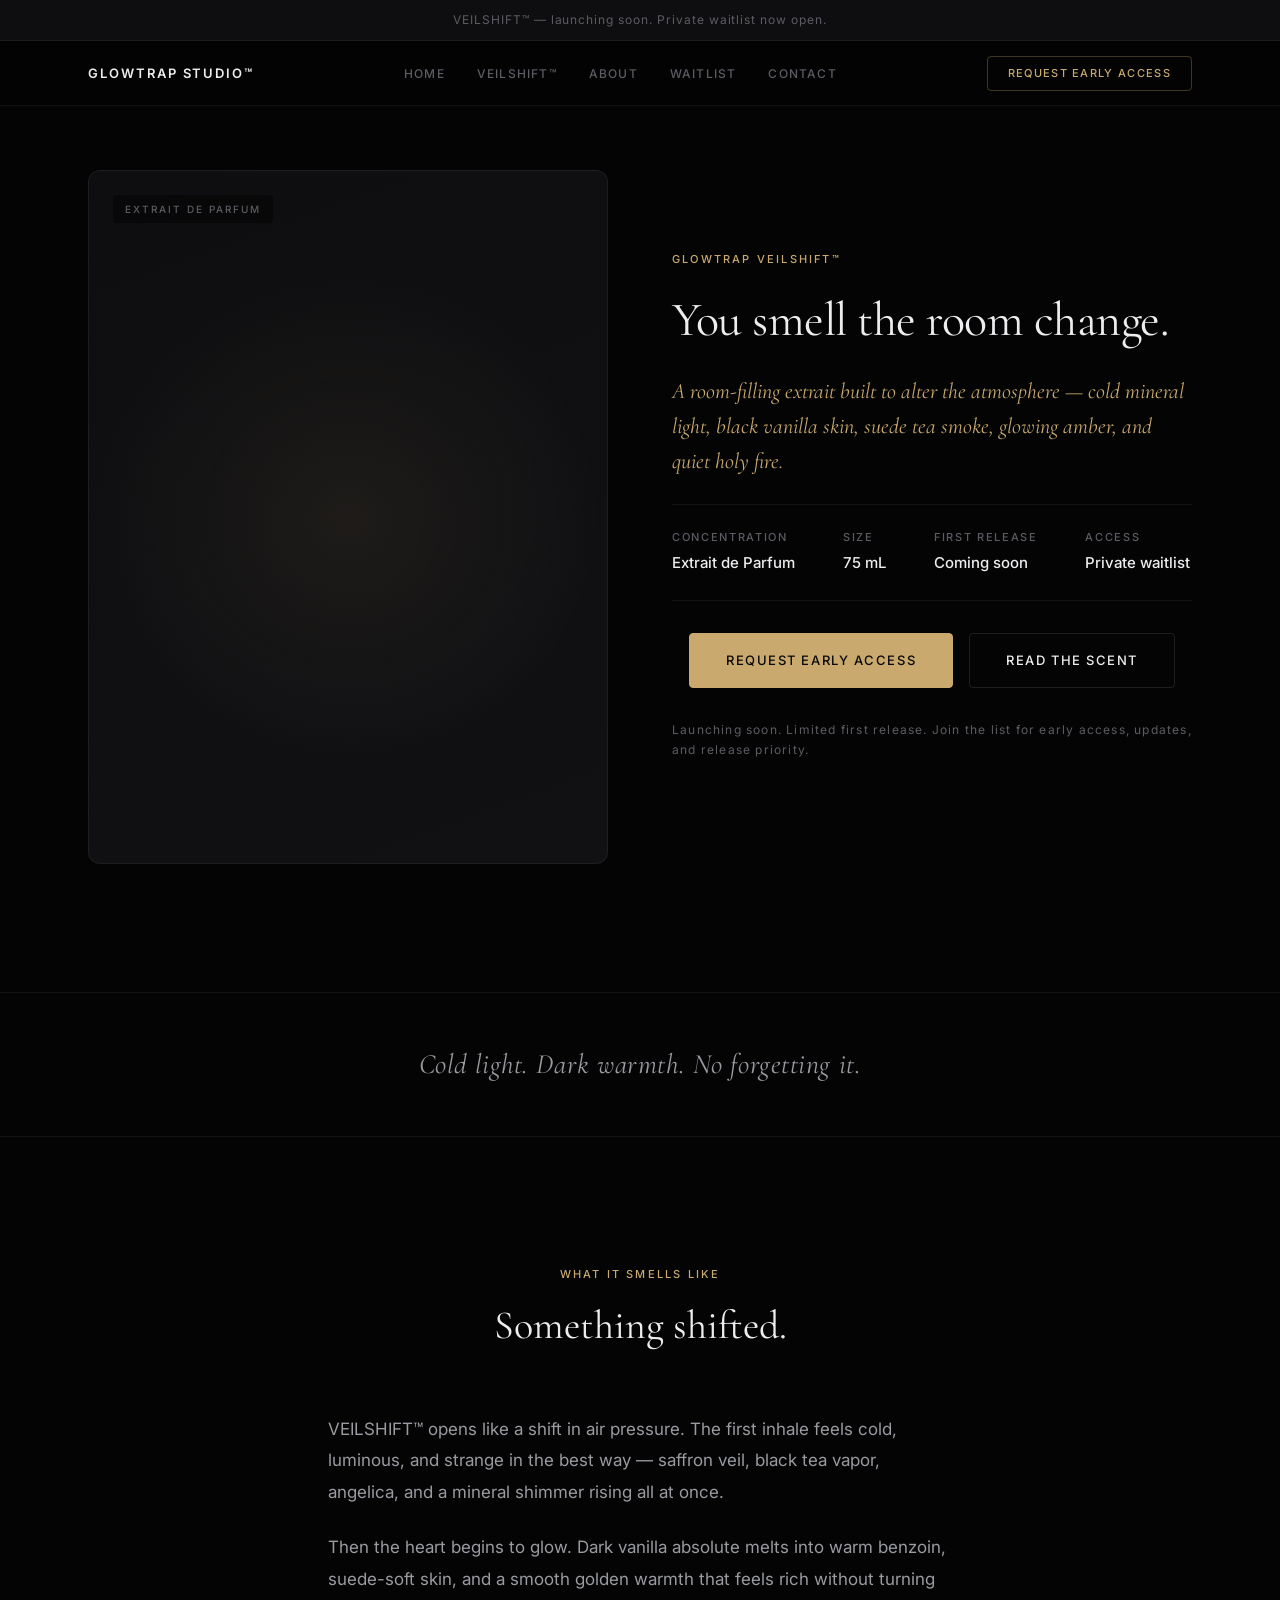
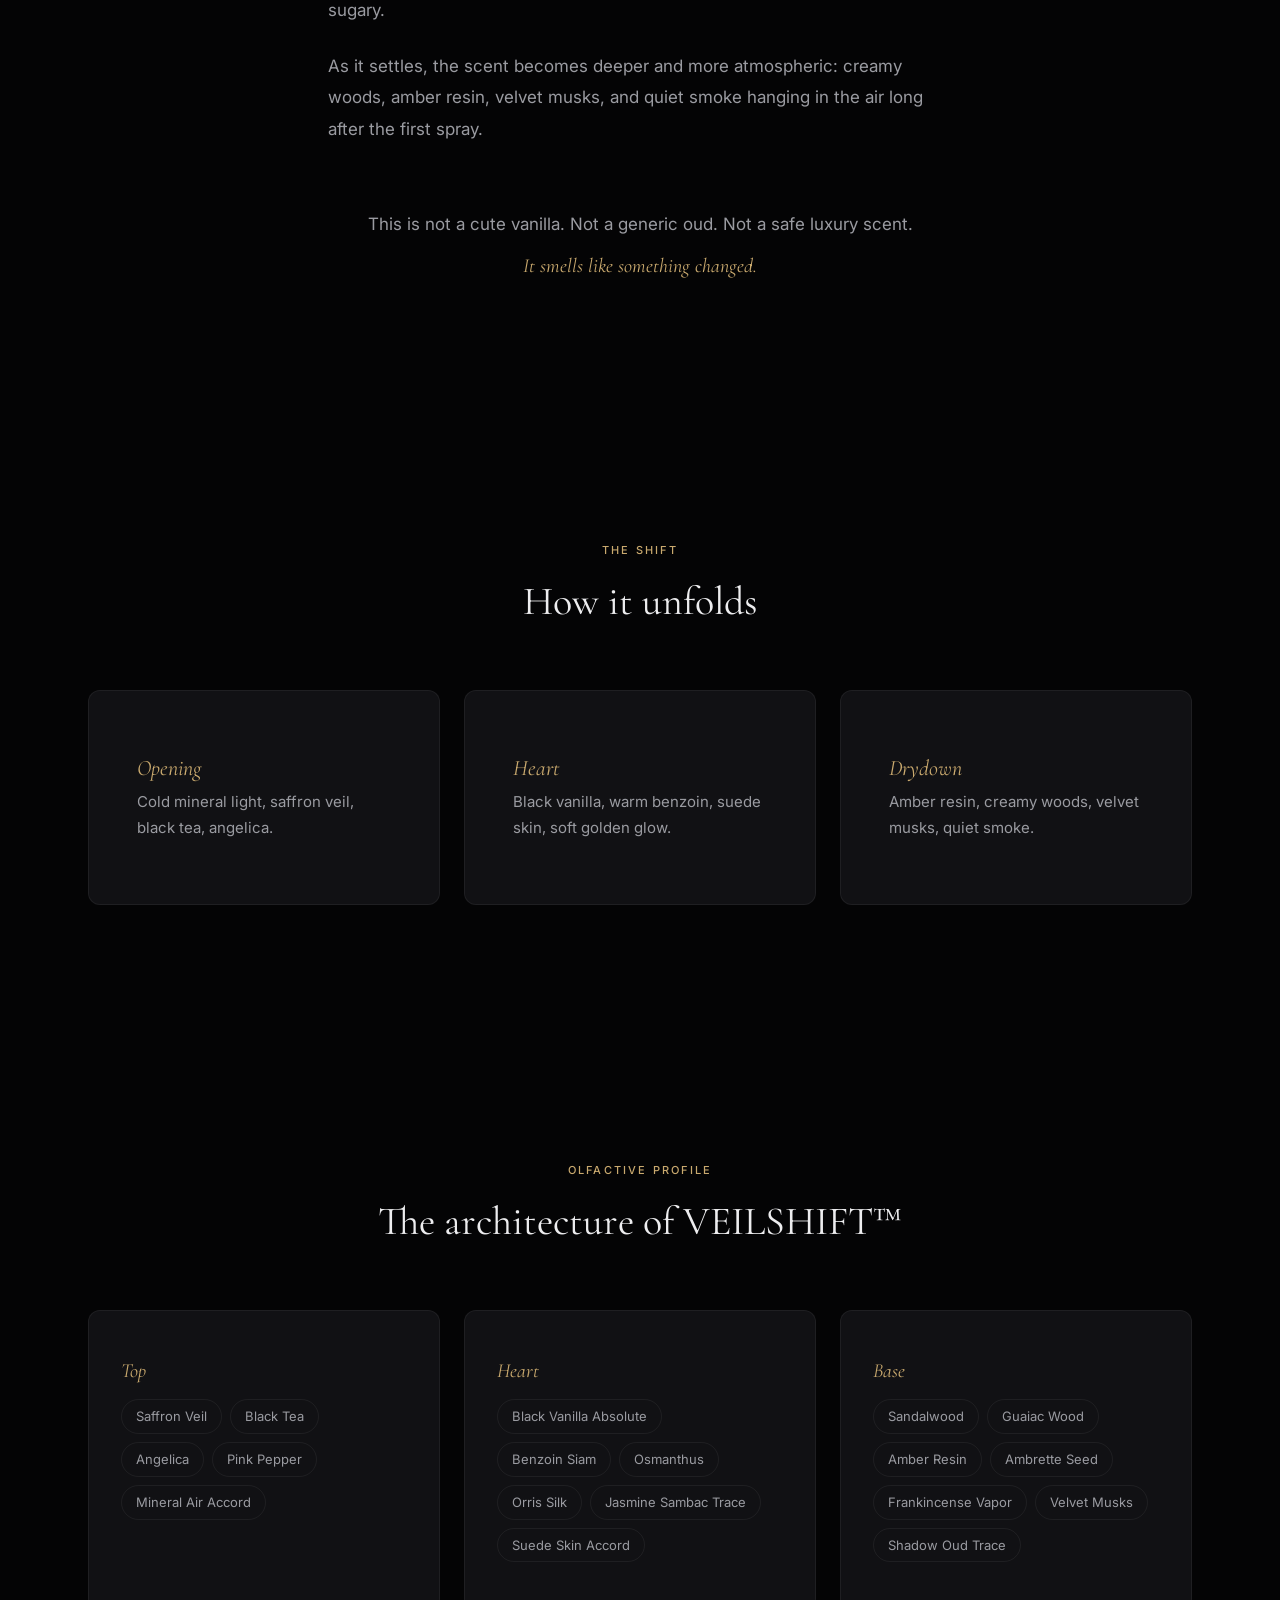
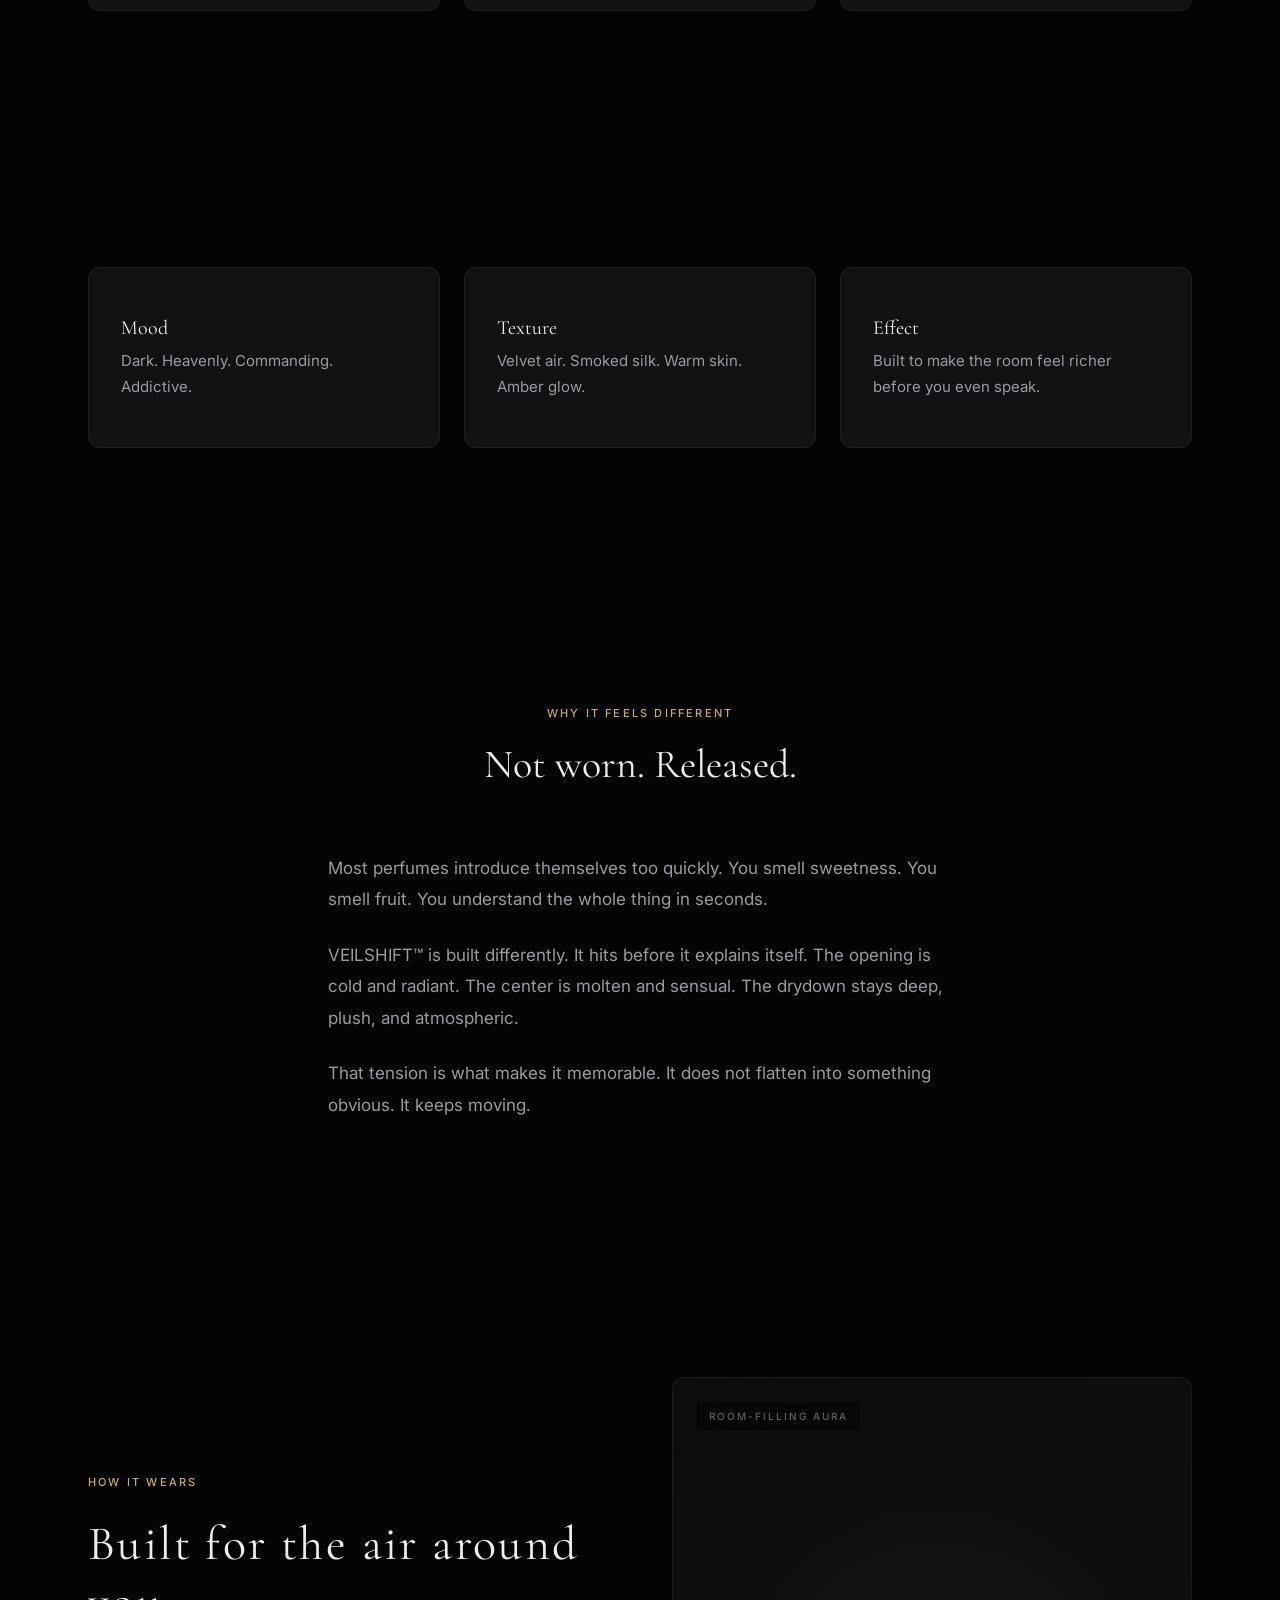
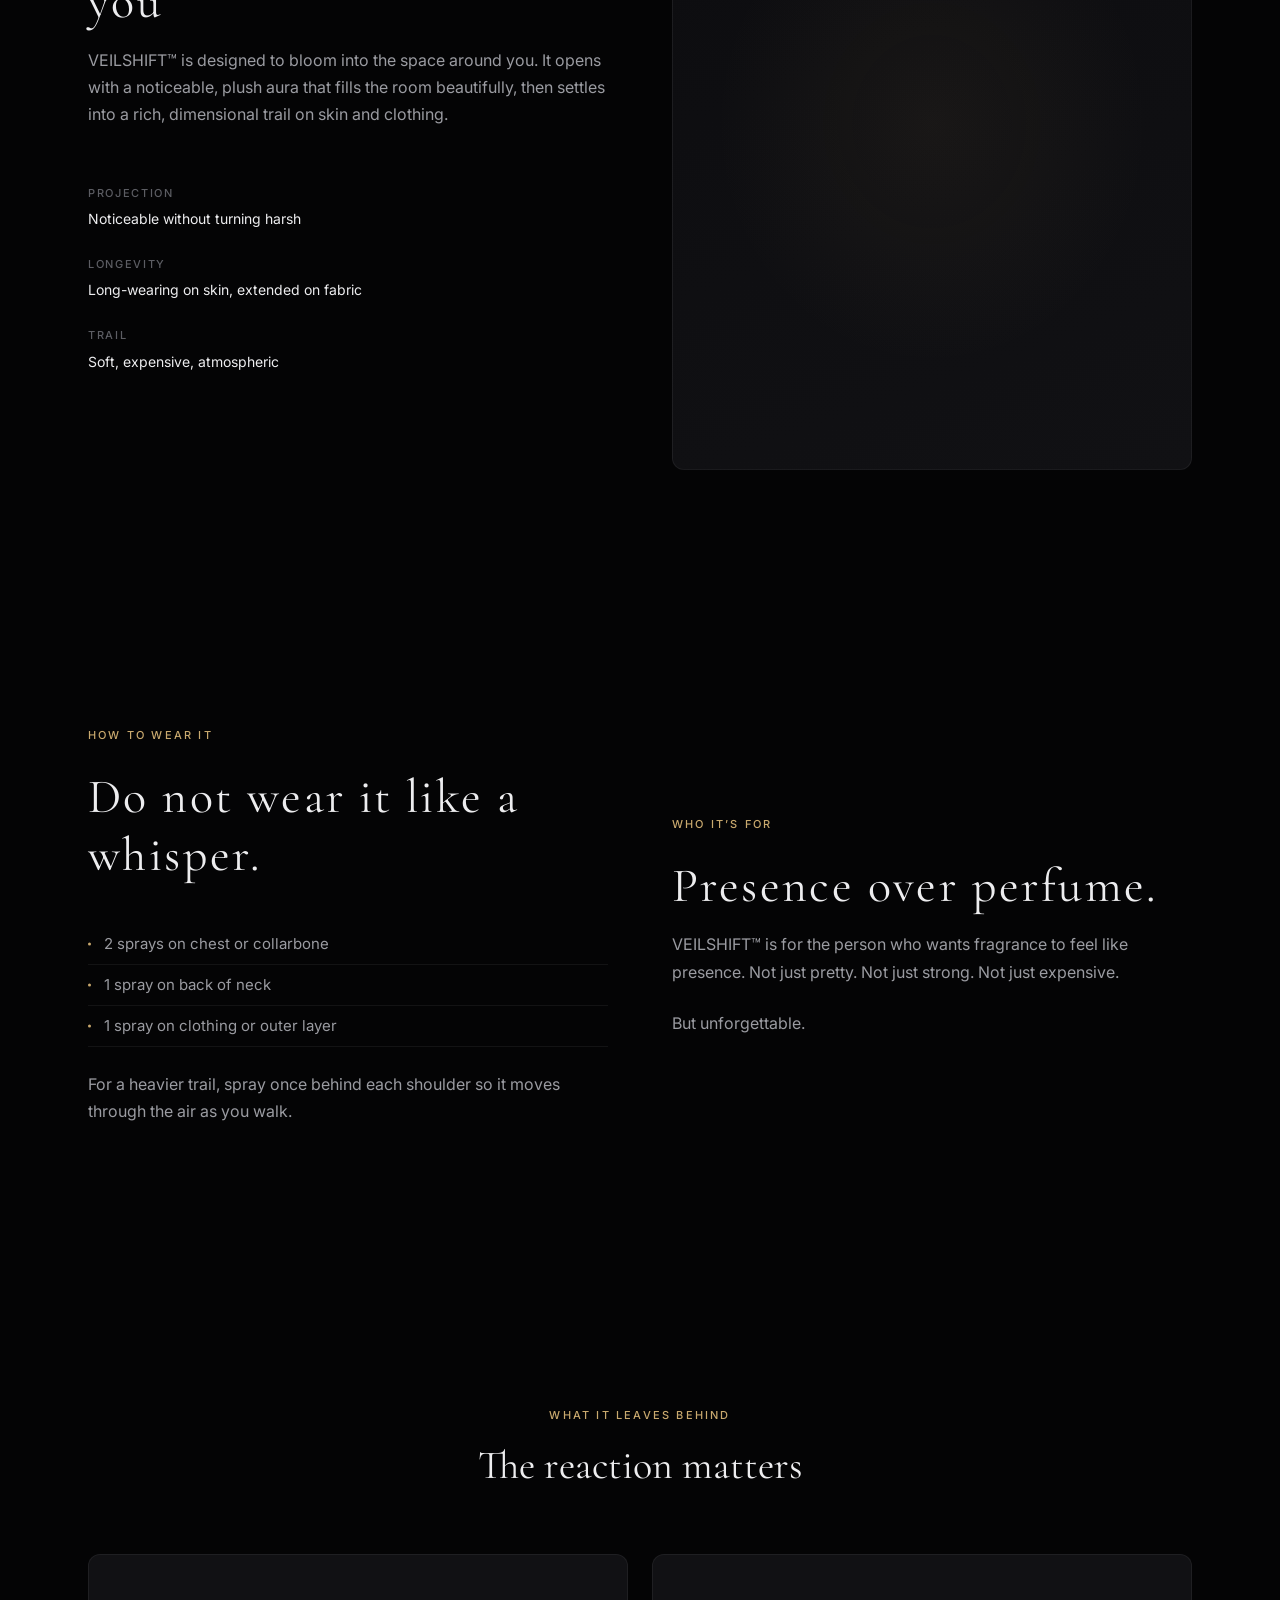
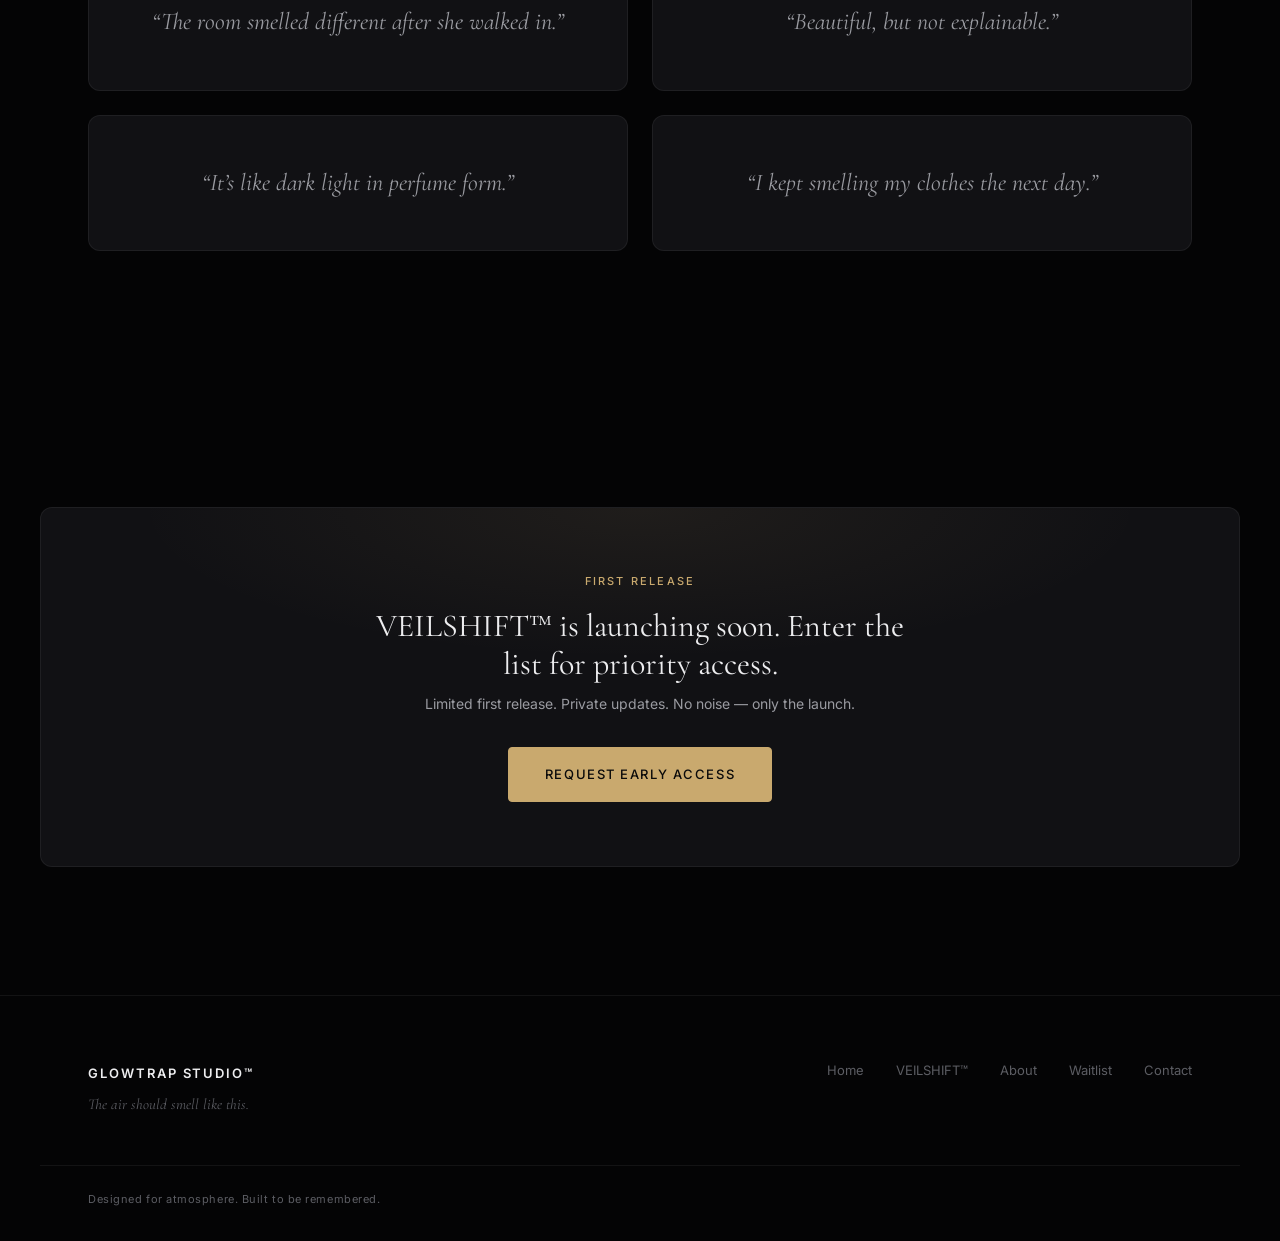
<file: veilshift.html>
<!DOCTYPE html>
<html lang="en">
<head>
  <meta charset="UTF-8" />
  <meta name="viewport" content="width=device-width, initial-scale=1.0" />
  <title>VEILSHIFT™ | GlowTrap Studio™</title>
  <meta
    name="description"
    content="GlowTrap VEILSHIFT™ — a room-filling extrait built to alter the atmosphere."
  />
  <link rel="preconnect" href="https://fonts.googleapis.com" />
  <link rel="preconnect" href="https://fonts.gstatic.com" crossorigin />
  <link
    href="https://fonts.googleapis.com/css2?family=Cormorant+Garamond:wght@400;500;600;700&family=Inter:wght@400;500;600;700&display=swap"
    rel="stylesheet"
  />
  <link rel="stylesheet" href="css/style.css" />
</head>
<body>
  <div class="announcement-bar">
    <p>VEILSHIFT™ — launching soon. Private waitlist now open.</p>
  </div>

  <header class="site-header">
    <div class="container nav-wrap">
      <a href="index.html" class="logo">GlowTrap Studio™</a>
      <button class="menu-toggle" type="button" aria-label="Open menu" aria-expanded="false" aria-controls="mobile-menu">
        <span></span><span></span><span></span>
      </button>
      <nav class="main-nav" aria-label="Main navigation">
        <a href="index.html">Home</a>
        <a href="veilshift.html">VEILSHIFT™</a>
        <a href="about.html">About</a>
        <a href="waitlist.html">Waitlist</a>
        <a href="contact.html">Contact</a>
      </nav>
      <a href="waitlist.html" class="nav-cta">Request Early Access</a>
    </div>
  </header>

  <div class="mobile-menu" id="mobile-menu">
    <nav class="mobile-menu-nav" aria-label="Mobile navigation">
      <a href="index.html">Home</a>
      <a href="veilshift.html">VEILSHIFT™</a>
      <a href="about.html">About</a>
      <a href="waitlist.html">Waitlist</a>
      <a href="contact.html">Contact</a>
      <a href="waitlist.html" class="mobile-menu-cta">Request Early Access</a>
    </nav>
  </div>

  <main>
    <section class="section product-hero-section">
      <div class="container grid-two product-hero-grid">
        <div class="image-card image-card-bottle product-bottle">
          <div class="image-label">Extrait de Parfum</div>
        </div>

        <div class="content-card product-info-card">
          <p class="eyebrow">GlowTrap VEILSHIFT™</p>
          <h1 class="product-title">You smell the room change.</h1>
          <p class="lead">
            A room-filling extrait built to alter the atmosphere — cold mineral light,
            black vanilla skin, suede tea smoke, glowing amber, and quiet holy fire.
          </p>

          <div class="product-meta">
            <div>
              <span class="meta-label">Concentration</span>
              <strong>Extrait de Parfum</strong>
            </div>
            <div>
              <span class="meta-label">Size</span>
              <strong>75 mL</strong>
            </div>
            <div>
              <span class="meta-label">First release</span>
              <strong>Coming soon</strong>
            </div>
            <div>
              <span class="meta-label">Access</span>
              <strong>Private waitlist</strong>
            </div>
          </div>

          <div class="hero-actions">
            <a href="waitlist.html" class="btn btn-primary">Request Early Access</a>
            <a href="#scent-profile" class="btn btn-secondary">Read the Scent</a>
          </div>

          <p class="hero-note">
            Launching soon. Limited first release. Join the list for early access, updates, and release priority.
          </p>
        </div>
      </div>
    </section>

    <section class="brand-strip">
      <div class="container">
        <p class="brand-strip-text">Cold light. Dark warmth. No forgetting it.</p>
      </div>
    </section>

    <section class="section">
      <div class="container narrow">
        <div class="section-heading">
          <p class="eyebrow">What it smells like</p>
          <h2>Something shifted.</h2>
        </div>

        <div class="long-copy">
          <p>
            VEILSHIFT™ opens like a shift in air pressure. The first inhale feels cold,
            luminous, and strange in the best way — saffron veil, black tea vapor,
            angelica, and a mineral shimmer rising all at once.
          </p>
          <p>
            Then the heart begins to glow. Dark vanilla absolute melts into warm benzoin,
            suede-soft skin, and a smooth golden warmth that feels rich without turning sugary.
          </p>
          <p>
            As it settles, the scent becomes deeper and more atmospheric: creamy woods,
            amber resin, velvet musks, and quiet smoke hanging in the air long after the first spray.
          </p>
          <p class="section-closing">
            This is not a cute vanilla. Not a generic oud. Not a safe luxury scent.
            <span>It smells like something changed.</span>
          </p>
        </div>
      </div>
    </section>

    <section class="section scent-journey">
      <div class="container">
        <div class="section-heading">
          <p class="eyebrow">The Shift</p>
          <h2>How it unfolds</h2>
        </div>

        <div class="journey-grid">
          <article class="journey-card">
            <h3>Opening</h3>
            <p>Cold mineral light, saffron veil, black tea, angelica.</p>
          </article>

          <article class="journey-card">
            <h3>Heart</h3>
            <p>Black vanilla, warm benzoin, suede skin, soft golden glow.</p>
          </article>

          <article class="journey-card">
            <h3>Drydown</h3>
            <p>Amber resin, creamy woods, velvet musks, quiet smoke.</p>
          </article>
        </div>
      </div>
    </section>

    <section class="section" id="scent-profile">
      <div class="container">
        <div class="section-heading">
          <p class="eyebrow">Olfactive Profile</p>
          <h2>The architecture of VEILSHIFT™</h2>
        </div>

        <div class="notes-grid">
          <article class="notes-card">
            <h3>Top</h3>
            <ul>
              <li>Saffron Veil</li>
              <li>Black Tea</li>
              <li>Angelica</li>
              <li>Pink Pepper</li>
              <li>Mineral Air Accord</li>
            </ul>
          </article>

          <article class="notes-card">
            <h3>Heart</h3>
            <ul>
              <li>Black Vanilla Absolute</li>
              <li>Benzoin Siam</li>
              <li>Osmanthus</li>
              <li>Orris Silk</li>
              <li>Jasmine Sambac Trace</li>
              <li>Suede Skin Accord</li>
            </ul>
          </article>

          <article class="notes-card">
            <h3>Base</h3>
            <ul>
              <li>Sandalwood</li>
              <li>Guaiac Wood</li>
              <li>Amber Resin</li>
              <li>Ambrette Seed</li>
              <li>Frankincense Vapor</li>
              <li>Velvet Musks</li>
              <li>Shadow Oud Trace</li>
            </ul>
          </article>
        </div>
      </div>
    </section>

    <section class="section philosophy">
      <div class="container grid-three">
        <div class="philosophy-card">
          <h3>Mood</h3>
          <p>Dark. Heavenly. Commanding. Addictive.</p>
        </div>

        <div class="philosophy-card">
          <h3>Texture</h3>
          <p>Velvet air. Smoked silk. Warm skin. Amber glow.</p>
        </div>

        <div class="philosophy-card">
          <h3>Effect</h3>
          <p>Built to make the room feel richer before you even speak.</p>
        </div>
      </div>
    </section>

    <section class="section">
      <div class="container narrow">
        <div class="section-heading">
          <p class="eyebrow">Why it feels different</p>
          <h2>Not worn. Released.</h2>
        </div>

        <div class="long-copy">
          <p>
            Most perfumes introduce themselves too quickly. You smell sweetness. You smell
            fruit. You understand the whole thing in seconds.
          </p>
          <p>
            VEILSHIFT™ is built differently. It hits before it explains itself. The opening
            is cold and radiant. The center is molten and sensual. The drydown stays deep,
            plush, and atmospheric.
          </p>
          <p>
            That tension is what makes it memorable. It does not flatten into something obvious.
            It keeps moving.
          </p>
        </div>
      </div>
    </section>

    <section class="section featured-product alt-performance">
      <div class="container grid-two">
        <div class="content-card">
          <p class="eyebrow">How it wears</p>
          <h2>Built for the air around you</h2>
          <p>
            VEILSHIFT™ is designed to bloom into the space around you. It opens with a noticeable,
            plush aura that fills the room beautifully, then settles into a rich, dimensional trail
            on skin and clothing.
          </p>

          <div class="performance-grid">
            <div>
              <span class="meta-label">Projection</span>
              <strong>Noticeable without turning harsh</strong>
            </div>
            <div>
              <span class="meta-label">Longevity</span>
              <strong>Long-wearing on skin, extended on fabric</strong>
            </div>
            <div>
              <span class="meta-label">Trail</span>
              <strong>Soft, expensive, atmospheric</strong>
            </div>
          </div>
        </div>

        <div class="image-card performance-visual">
          <div class="image-label">Room-filling aura</div>
        </div>
      </div>
    </section>

    <section class="section">
      <div class="container grid-two">
        <div class="content-card">
          <p class="eyebrow">How to wear it</p>
          <h2>Do not wear it like a whisper.</h2>
          <ul class="wear-list">
            <li>2 sprays on chest or collarbone</li>
            <li>1 spray on back of neck</li>
            <li>1 spray on clothing or outer layer</li>
          </ul>
          <p>
            For a heavier trail, spray once behind each shoulder so it moves through the air as you walk.
          </p>
        </div>

        <div class="content-card">
          <p class="eyebrow">Who it’s for</p>
          <h2>Presence over perfume.</h2>
          <p>
            VEILSHIFT™ is for the person who wants fragrance to feel like presence.
            Not just pretty. Not just strong. Not just expensive.
          </p>
          <p>
            But unforgettable.
          </p>
        </div>
      </div>
    </section>

    <section class="section quotes">
      <div class="container">
        <div class="section-heading">
          <p class="eyebrow">What it leaves behind</p>
          <h2>The reaction matters</h2>
        </div>

        <div class="quote-grid">
          <blockquote>“The room smelled different after she walked in.”</blockquote>
          <blockquote>“Beautiful, but not explainable.”</blockquote>
          <blockquote>“It’s like dark light in perfume form.”</blockquote>
          <blockquote>“I kept smelling my clothes the next day.”</blockquote>
        </div>
      </div>
    </section>

    <section class="section waitlist-cta">
      <div class="container cta-box">
        <div>
          <p class="eyebrow">First release</p>
          <h2>VEILSHIFT™ is launching soon. Enter the list for priority access.</h2>
          <p>
            Limited first release. Private updates. No noise — only the launch.
          </p>
        </div>
        <a href="waitlist.html" class="btn btn-primary">Request Early Access</a>
      </div>
    </section>
  </main>

  <footer class="site-footer">
    <div class="container footer-grid">
      <div>
        <a href="index.html" class="footer-logo">GlowTrap Studio™</a>
        <p class="footer-tagline">The air should smell like this.</p>
      </div>

      <div class="footer-links">
        <a href="index.html">Home</a>
        <a href="veilshift.html">VEILSHIFT™</a>
        <a href="about.html">About</a>
        <a href="waitlist.html">Waitlist</a>
        <a href="contact.html">Contact</a>
      </div>
    </div>

    <div class="container footer-bottom">
      <p>Designed for atmosphere. Built to be remembered.</p>
    </div>
  </footer>
  <script src="js/main.js"></script>
</body>
</html>
</file>
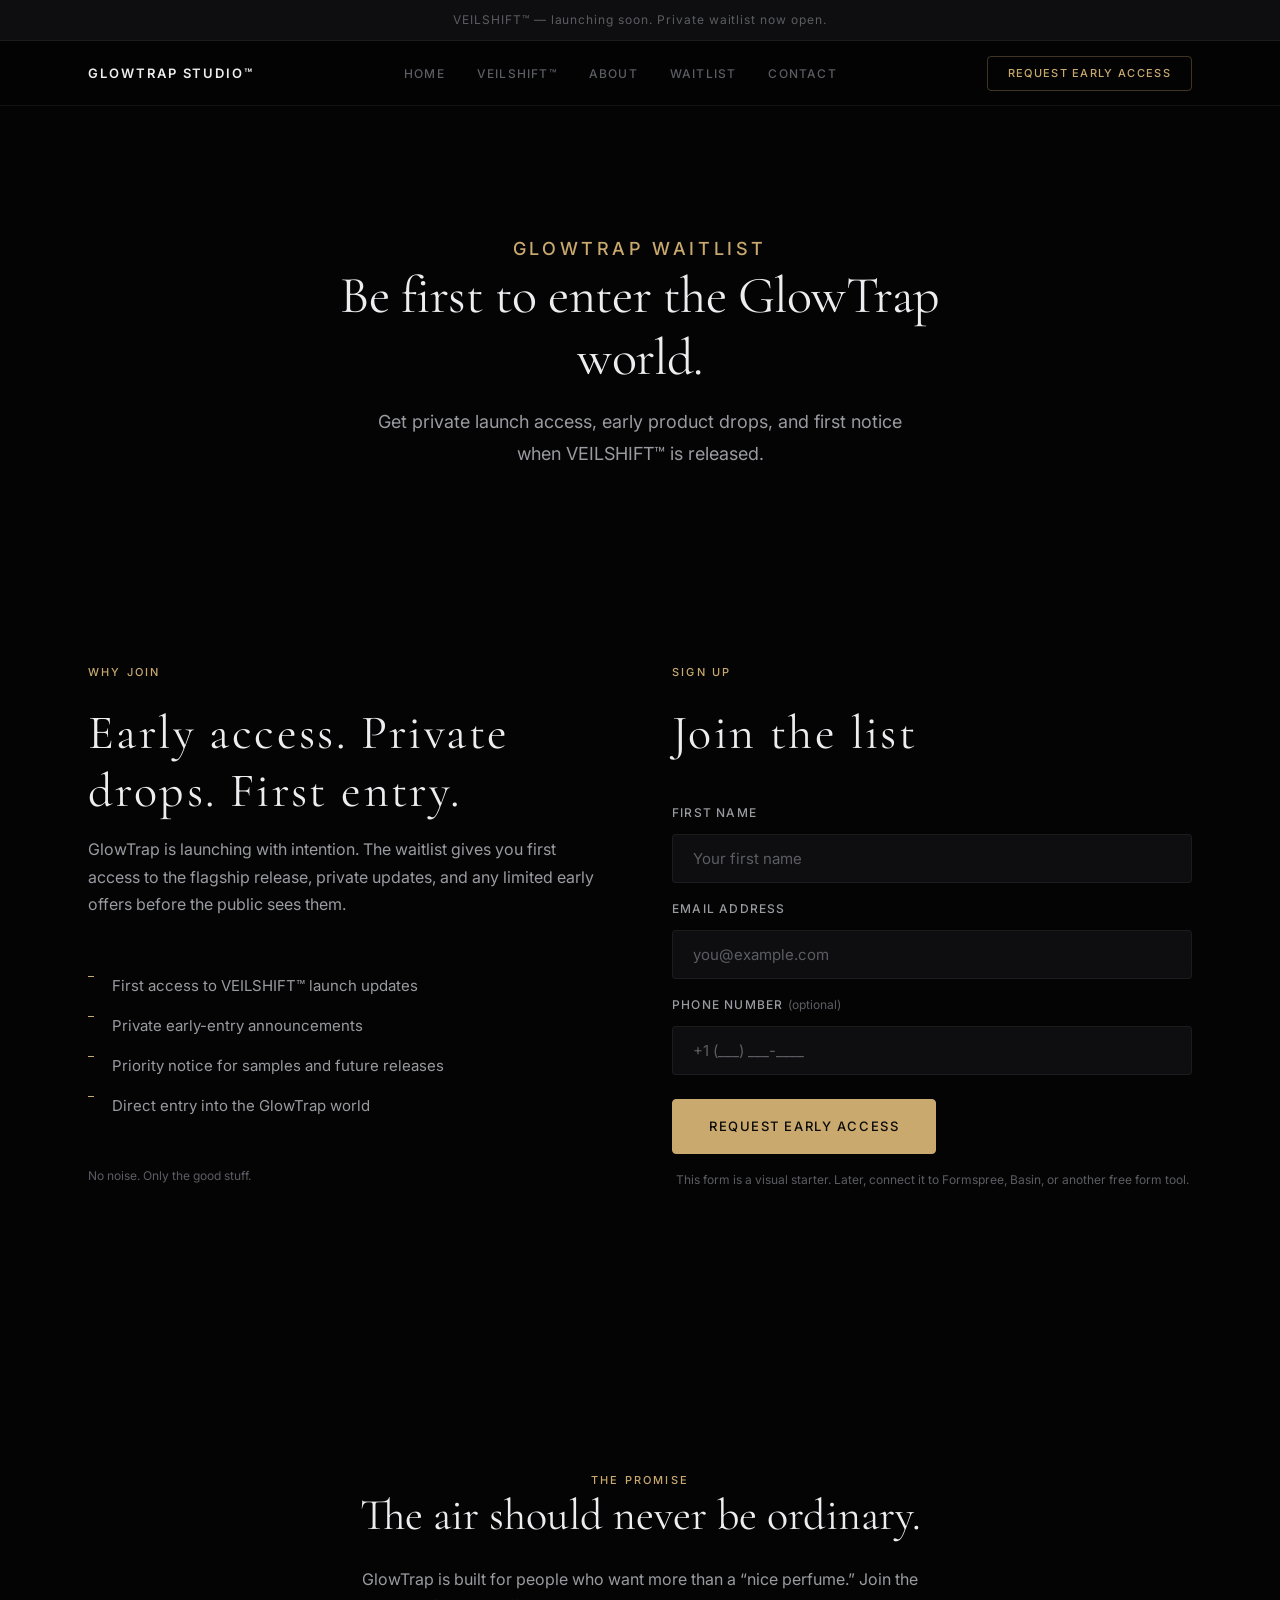
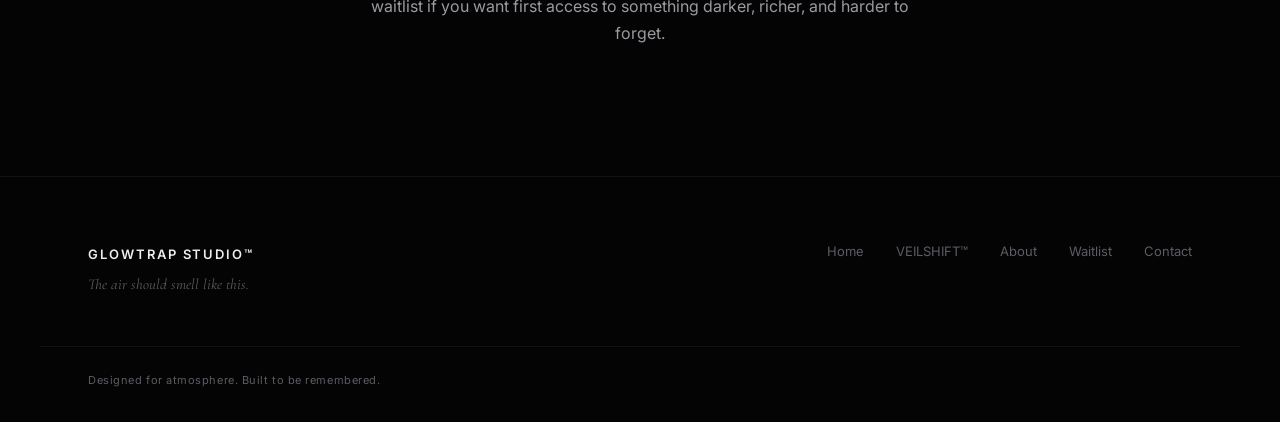
<file: waitlist.html>
<!DOCTYPE html>
<html lang="en">
<head>
  <meta charset="UTF-8" />
  <meta name="viewport" content="width=device-width, initial-scale=1.0" />
  <title>Join the Waitlist | GlowTrap Studio™</title>
  <meta
    name="description"
    content="Join the GlowTrap waitlist for early access, private launch updates, and first entry into the world of VEILSHIFT™."
  />
  <link rel="preconnect" href="https://fonts.googleapis.com" />
  <link rel="preconnect" href="https://fonts.gstatic.com" crossorigin />
  <link
    href="https://fonts.googleapis.com/css2?family=Cormorant+Garamond:wght@400;500;600;700&family=Inter:wght@400;500;600;700&display=swap"
    rel="stylesheet"
  />
  <link rel="stylesheet" href="css/style.css" />
</head>
<body>
  <div class="announcement-bar">
    <p>VEILSHIFT™ — launching soon. Private waitlist now open.</p>
  </div>

  <header class="site-header">
    <div class="container nav-wrap">
      <a href="index.html" class="logo">GlowTrap Studio™</a>
      <button class="menu-toggle" type="button" aria-label="Open menu" aria-expanded="false" aria-controls="mobile-menu">
        <span></span><span></span><span></span>
      </button>
      <nav class="main-nav" aria-label="Main navigation">
        <a href="index.html">Home</a>
        <a href="veilshift.html">VEILSHIFT™</a>
        <a href="about.html">About</a>
        <a href="waitlist.html">Waitlist</a>
        <a href="contact.html">Contact</a>
      </nav>
      <a href="waitlist.html" class="nav-cta">Request Early Access</a>
    </div>
  </header>

  <div class="mobile-menu" id="mobile-menu">
    <nav class="mobile-menu-nav" aria-label="Mobile navigation">
      <a href="index.html">Home</a>
      <a href="veilshift.html">VEILSHIFT™</a>
      <a href="about.html">About</a>
      <a href="waitlist.html">Waitlist</a>
      <a href="contact.html">Contact</a>
      <a href="waitlist.html" class="mobile-menu-cta">Request Early Access</a>
    </nav>
  </div>

  <main>
    <section class="section page-hero">
      <div class="container narrow">
        <p class="eyebrow">GlowTrap Waitlist</p>
        <h1 class="page-title">Be first to enter the GlowTrap world.</h1>
        <p class="page-intro">
          Get private launch access, early product drops, and first notice when
          VEILSHIFT™ is released.
        </p>
      </div>
    </section>

    <section class="section">
      <div class="container waitlist-grid">
        <div class="content-card">
          <p class="eyebrow">Why join</p>
          <h2>Early access. Private drops. First entry.</h2>
          <p>
            GlowTrap is launching with intention. The waitlist gives you first access
            to the flagship release, private updates, and any limited early offers
            before the public sees them.
          </p>

          <ul class="waitlist-benefits">
            <li>First access to VEILSHIFT™ launch updates</li>
            <li>Private early-entry announcements</li>
            <li>Priority notice for samples and future releases</li>
            <li>Direct entry into the GlowTrap world</li>
          </ul>

          <p class="waitlist-small-note">No noise. Only the good stuff.</p>
        </div>

        <div class="content-card">
          <p class="eyebrow">Sign up</p>
          <h2>Join the list</h2>

          <form class="waitlist-form" action="#" method="post">
            <label for="first-name">First name</label>
            <input
              type="text"
              id="first-name"
              name="first_name"
              placeholder="Your first name"
              required
            />

            <label for="email">Email address</label>
            <input
              type="email"
              id="email"
              name="email"
              placeholder="you@example.com"
              required
            />

            <label for="phone">Phone number <span>(optional)</span></label>
            <input
              type="tel"
              id="phone"
              name="phone"
              placeholder="+1 (___) ___-____"
            />

            <button type="submit" class="btn btn-primary">Request Early Access</button>
          </form>

          <p class="form-note">
            This form is a visual starter. Later, connect it to Formspree, Basin, or another free form tool.
          </p>
        </div>
      </div>
    </section>

    <section class="section emotional-hook">
      <div class="container narrow">
        <p class="eyebrow">The promise</p>
        <h2>The air should never be ordinary.</h2>
        <p>
          GlowTrap is built for people who want more than a “nice perfume.”
          Join the waitlist if you want first access to something darker, richer,
          and harder to forget.
        </p>
      </div>
    </section>
  </main>

  <footer class="site-footer">
    <div class="container footer-grid">
      <div>
        <a href="index.html" class="footer-logo">GlowTrap Studio™</a>
        <p class="footer-tagline">The air should smell like this.</p>
      </div>

      <div class="footer-links">
        <a href="index.html">Home</a>
        <a href="veilshift.html">VEILSHIFT™</a>
        <a href="about.html">About</a>
        <a href="waitlist.html">Waitlist</a>
        <a href="contact.html">Contact</a>
      </div>
    </div>

    <div class="container footer-bottom">
      <p>Designed for atmosphere. Built to be remembered.</p>
    </div>
  </footer>
  <script src="js/main.js"></script>
</body>
</html>
</file>
<file: css/style.css>
/* ========================================================================
   GlowTrap Studio — VEILSHIFT Landing Page
   Dark luxury cinematic design system
   ======================================================================== */

/* --- Design Tokens --- */
:root {
  /* Surfaces */
  --bg-deep: #040405;
  --bg-base: #070708;
  --bg-elevated: #0e0e10;
  --bg-card: #111114;
  --bg-card-hover: #16161a;

  /* Brand accent — warm gold */
  --accent: #c9a96e;
  --accent-dim: rgba(201, 169, 110, 0.15);
  --accent-glow: rgba(201, 169, 110, 0.08);

  /* Text */
  --text-primary: #ededef;
  --text-secondary: #9a9ba1;
  --text-muted: #5c5d63;

  /* Borders */
  --border: rgba(255, 255, 255, 0.06);
  --border-hover: rgba(255, 255, 255, 0.1);

  /* Typography */
  --font-heading: "Cormorant Garamond", "Georgia", serif;
  --font-body: "Inter", -apple-system, "Segoe UI", sans-serif;

  /* Spacing scale (8px base) */
  --space-xs: 0.5rem;
  --space-sm: 1rem;
  --space-md: 1.5rem;
  --space-lg: 2rem;
  --space-xl: 3rem;
  --space-2xl: 4rem;
  --space-3xl: 6rem;
  --space-4xl: 8rem;

  /* Radii */
  --radius-sm: 4px;
  --radius-md: 8px;
  --radius-lg: 12px;

  /* Transitions */
  --ease-out: cubic-bezier(0.16, 1, 0.3, 1);
  --duration-fast: 200ms;
  --duration-mid: 350ms;
  --duration-slow: 600ms;

  /* Layout */
  --container-max: 1200px;
  --container-narrow: 720px;
}

/* --- Reset & Base --- */
*,
*::before,
*::after {
  margin: 0;
  padding: 0;
  box-sizing: border-box;
}

html {
  font-size: 16px;
  scroll-behavior: smooth;
  -webkit-font-smoothing: antialiased;
  -moz-osx-font-smoothing: grayscale;
}

body {
  font-family: var(--font-body);
  background: var(--bg-deep);
  color: var(--text-primary);
  line-height: 1.6;
  overflow-x: hidden;
}

img {
  max-width: 100%;
  height: auto;
  display: block;
}

a {
  color: inherit;
  text-decoration: none;
}

button {
  font: inherit;
  color: inherit;
  background: none;
  border: none;
  cursor: pointer;
}

/* --- Utilities --- */
.container {
  width: 100%;
  max-width: var(--container-max);
  margin: 0 auto;
  padding-left: var(--space-md);
  padding-right: var(--space-md);
}

.narrow {
  max-width: var(--container-narrow);
}

.section {
  padding: var(--space-3xl) 0;
}

.eyebrow {
  font-family: var(--font-body);
  font-size: 0.6875rem;
  font-weight: 500;
  letter-spacing: 0.2em;
  text-transform: uppercase;
  color: var(--accent);
  margin-bottom: var(--space-sm);
}

.section-heading {
  text-align: center;
  margin-bottom: var(--space-2xl);
}

.section-heading h2 {
  font-family: var(--font-heading);
  font-size: clamp(1.75rem, 4vw, 2.5rem);
  font-weight: 400;
  line-height: 1.25;
  color: var(--text-primary);
}

/* --- Typography --- */
h1, h2, h3, h4 {
  font-family: var(--font-heading);
  font-weight: 400;
  line-height: 1.2;
}

h1 {
  font-size: clamp(2.25rem, 6vw, 4rem);
  letter-spacing: -0.01em;
}

h2 {
  font-size: clamp(1.75rem, 4vw, 2.75rem);
}

h3 {
  font-size: clamp(1.25rem, 2.5vw, 1.625rem);
}

p {
  color: var(--text-secondary);
  line-height: 1.7;
}

/* --- Buttons --- */
.btn {
  display: inline-flex;
  align-items: center;
  justify-content: center;
  font-family: var(--font-body);
  font-size: 0.8125rem;
  font-weight: 500;
  letter-spacing: 0.12em;
  text-transform: uppercase;
  padding: 1rem 2.25rem;
  border-radius: var(--radius-sm);
  transition:
    background var(--duration-fast) var(--ease-out),
    color var(--duration-fast) var(--ease-out),
    border-color var(--duration-fast) var(--ease-out),
    transform var(--duration-fast) var(--ease-out);
  cursor: pointer;
  min-height: 48px;
}

.btn:hover {
  transform: translateY(-1px);
}

.btn:active {
  transform: translateY(0);
}

.btn-primary {
  background: var(--accent);
  color: #0a0a0a;
  border: 1px solid var(--accent);
}

.btn-primary:hover {
  background: #d4b87a;
  border-color: #d4b87a;
}

.btn-secondary {
  background: transparent;
  color: var(--text-primary);
  border: 1px solid var(--border-hover);
}

.btn-secondary:hover {
  border-color: var(--accent);
  color: var(--accent);
}

/* --- Focus states (accessibility) --- */
:focus-visible {
  outline: 2px solid var(--accent);
  outline-offset: 3px;
}

/* --- Announcement Bar --- */
.announcement-bar {
  background: var(--bg-elevated);
  border-bottom: 1px solid var(--border);
  padding: 0.625rem var(--space-md);
  text-align: center;
}

.announcement-bar p {
  font-size: 0.75rem;
  letter-spacing: 0.08em;
  color: var(--text-muted);
}

/* --- Header / Nav --- */
.site-header {
  position: sticky;
  top: 0;
  z-index: 100;
  background: rgba(4, 4, 5, 0.85);
  backdrop-filter: blur(20px);
  -webkit-backdrop-filter: blur(20px);
  border-bottom: 1px solid var(--border);
  padding: 0 var(--space-md);
}

.nav-wrap {
  display: flex;
  align-items: center;
  justify-content: space-between;
  height: 64px;
}

.logo {
  font-family: var(--font-body);
  font-size: 0.8125rem;
  font-weight: 600;
  letter-spacing: 0.15em;
  text-transform: uppercase;
  color: var(--text-primary);
  white-space: nowrap;
  transition: color var(--duration-fast) var(--ease-out);
}

.logo:hover {
  color: var(--accent);
}

.main-nav {
  display: none;
  gap: var(--space-lg);
}

.main-nav a {
  font-size: 0.75rem;
  font-weight: 500;
  letter-spacing: 0.1em;
  text-transform: uppercase;
  color: var(--text-muted);
  transition: color var(--duration-fast) var(--ease-out);
}

.main-nav a:hover {
  color: var(--text-primary);
}

.nav-cta {
  display: none;
  font-size: 0.6875rem;
  font-weight: 500;
  letter-spacing: 0.12em;
  text-transform: uppercase;
  color: var(--accent);
  border: 1px solid rgba(201, 169, 110, 0.3);
  padding: 0.5rem 1.25rem;
  border-radius: var(--radius-sm);
  transition: all var(--duration-fast) var(--ease-out);
}

.nav-cta:hover {
  background: var(--accent-dim);
  border-color: var(--accent);
}

/* Hamburger */
.menu-toggle {
  display: flex;
  flex-direction: column;
  justify-content: center;
  gap: 5px;
  width: 44px;
  height: 44px;
  padding: 10px;
}

.menu-toggle span {
  display: block;
  width: 100%;
  height: 1.5px;
  background: var(--text-primary);
  transition: all var(--duration-mid) var(--ease-out);
  transform-origin: center;
}

.menu-toggle.active span:nth-child(1) {
  transform: translateY(6.5px) rotate(45deg);
}

.menu-toggle.active span:nth-child(2) {
  opacity: 0;
}

.menu-toggle.active span:nth-child(3) {
  transform: translateY(-6.5px) rotate(-45deg);
}

/* Mobile Menu */
.mobile-menu {
  position: fixed;
  inset: 0;
  z-index: 90;
  background: rgba(4, 4, 5, 0.97);
  backdrop-filter: blur(30px);
  -webkit-backdrop-filter: blur(30px);
  display: flex;
  align-items: center;
  justify-content: center;
  opacity: 0;
  visibility: hidden;
  transition:
    opacity var(--duration-mid) var(--ease-out),
    visibility var(--duration-mid);
}

.mobile-menu.open {
  opacity: 1;
  visibility: visible;
}

.mobile-menu-nav {
  display: flex;
  flex-direction: column;
  align-items: center;
  gap: var(--space-lg);
}

.mobile-menu-nav a {
  font-family: var(--font-heading);
  font-size: 1.75rem;
  font-weight: 400;
  color: var(--text-secondary);
  transition: color var(--duration-fast) var(--ease-out);
}

.mobile-menu-nav a:hover {
  color: var(--text-primary);
}

.mobile-menu-cta {
  margin-top: var(--space-sm);
  font-family: var(--font-body) !important;
  font-size: 0.8125rem !important;
  font-weight: 500 !important;
  letter-spacing: 0.12em;
  text-transform: uppercase;
  color: var(--accent) !important;
  border: 1px solid rgba(201, 169, 110, 0.3);
  padding: 0.75rem 2rem;
  border-radius: var(--radius-sm);
}

/* --- Hero --- */
.hero {
  position: relative;
  min-height: min(100dvh, 900px);
  display: flex;
  align-items: center;
  justify-content: center;
  text-align: center;
  padding: var(--space-4xl) var(--space-md);
  overflow: hidden;
}

.hero-overlay {
  position: absolute;
  inset: 0;
  background:
    radial-gradient(ellipse 60% 50% at 50% 40%, rgba(201, 169, 110, 0.06) 0%, transparent 70%),
    radial-gradient(ellipse 80% 60% at 50% 100%, rgba(201, 169, 110, 0.03) 0%, transparent 60%),
    linear-gradient(180deg, var(--bg-deep) 0%, #08080a 100%);
  pointer-events: none;
}

.hero-content {
  position: relative;
  z-index: 1;
  max-width: 760px;
}

.hero h1 {
  color: var(--text-primary);
  margin-bottom: var(--space-md);
}

.hero-text {
  font-size: clamp(1rem, 2vw, 1.125rem);
  color: var(--text-secondary);
  max-width: 560px;
  margin: 0 auto var(--space-xl);
  line-height: 1.8;
}

.hero-actions {
  display: flex;
  flex-direction: column;
  align-items: center;
  gap: var(--space-sm);
  margin-bottom: var(--space-lg);
}

.hero-note {
  font-size: 0.75rem;
  letter-spacing: 0.1em;
  color: var(--text-muted);
}

/* --- Brand Strip --- */
.brand-strip {
  border-top: 1px solid var(--border);
  border-bottom: 1px solid var(--border);
  padding: var(--space-xl) 0;
  text-align: center;
}

.brand-strip-text {
  font-family: var(--font-heading);
  font-size: clamp(1.25rem, 3vw, 1.75rem);
  font-weight: 400;
  font-style: italic;
  letter-spacing: 0.02em;
  color: var(--text-secondary);
}

/* --- Intro --- */
.intro {
  text-align: center;
}

.intro h2 {
  margin-bottom: var(--space-md);
  color: var(--text-primary);
}

.intro p {
  max-width: 600px;
  margin: 0 auto;
  font-size: 1rem;
}

/* --- Featured Product --- */
.grid-two {
  display: grid;
  gap: var(--space-xl);
}

.image-card {
  position: relative;
  aspect-ratio: 3 / 4;
  border-radius: var(--radius-lg);
  overflow: hidden;
}

.image-card-bottle {
  background:
    radial-gradient(ellipse 70% 50% at 50% 50%, rgba(201, 169, 110, 0.08), transparent 70%),
    linear-gradient(160deg, var(--bg-elevated) 0%, var(--bg-card) 100%);
  border: 1px solid var(--border);
}

.image-label {
  position: absolute;
  top: var(--space-md);
  left: var(--space-md);
  font-size: 0.625rem;
  font-weight: 500;
  letter-spacing: 0.2em;
  text-transform: uppercase;
  color: var(--text-muted);
  background: rgba(0, 0, 0, 0.4);
  padding: 0.375rem 0.75rem;
  border-radius: var(--radius-sm);
  backdrop-filter: blur(10px);
  -webkit-backdrop-filter: blur(10px);
}

.content-card {
  display: flex;
  flex-direction: column;
  justify-content: center;
}

.content-card h2 {
  font-size: clamp(2rem, 5vw, 3rem);
  color: var(--text-primary);
  margin-bottom: var(--space-sm);
  letter-spacing: 0.05em;
}

.content-card .lead {
  font-family: var(--font-heading);
  font-size: clamp(1.125rem, 2.5vw, 1.375rem);
  font-style: italic;
  color: var(--accent);
  line-height: 1.6;
  margin-bottom: var(--space-sm);
}

.content-card p {
  margin-bottom: var(--space-md);
}

.content-card .btn {
  align-self: flex-start;
}

/* --- Scent Journey --- */
.journey-grid {
  display: grid;
  gap: var(--space-md);
}

.journey-card {
  background: var(--bg-card);
  border: 1px solid var(--border);
  border-radius: var(--radius-lg);
  padding: var(--space-xl) var(--space-lg);
  transition:
    border-color var(--duration-mid) var(--ease-out),
    background var(--duration-mid) var(--ease-out);
}

.journey-card:hover {
  border-color: var(--border-hover);
  background: var(--bg-card-hover);
}

.journey-card h3 {
  color: var(--accent);
  margin-bottom: var(--space-xs);
  font-size: 1.375rem;
  font-style: italic;
}

.journey-card p {
  font-size: 0.9375rem;
}

.section-closing {
  text-align: center;
  margin-top: var(--space-2xl);
  font-size: 1rem;
  color: var(--text-secondary);
}

.section-closing span {
  display: block;
  font-family: var(--font-heading);
  font-size: 1.25rem;
  font-style: italic;
  color: var(--accent);
  margin-top: var(--space-xs);
}

/* --- Philosophy --- */
.grid-three {
  display: grid;
  gap: var(--space-md);
}

.philosophy-card {
  padding: var(--space-xl) var(--space-lg);
  border: 1px solid var(--border);
  border-radius: var(--radius-lg);
  background: var(--bg-card);
  transition:
    border-color var(--duration-mid) var(--ease-out),
    background var(--duration-mid) var(--ease-out);
}

.philosophy-card:hover {
  border-color: var(--border-hover);
  background: var(--bg-card-hover);
}

.philosophy-card h3 {
  color: var(--text-primary);
  margin-bottom: var(--space-xs);
  font-size: 1.25rem;
}

.philosophy-card p {
  font-size: 0.9375rem;
}

/* --- Collection Preview --- */
.product-grid {
  display: grid;
  gap: var(--space-md);
}

.product-card {
  background: var(--bg-card);
  border: 1px solid var(--border);
  border-radius: var(--radius-lg);
  overflow: hidden;
  transition:
    border-color var(--duration-mid) var(--ease-out),
    transform var(--duration-mid) var(--ease-out);
}

.product-card:hover {
  border-color: var(--border-hover);
  transform: translateY(-2px);
}

.product-card-image {
  aspect-ratio: 4 / 3;
}

.texture-one {
  background:
    radial-gradient(ellipse at 50% 50%, rgba(201, 169, 110, 0.1), transparent 70%),
    linear-gradient(135deg, var(--bg-elevated), var(--bg-card));
}

.texture-two {
  background:
    radial-gradient(ellipse at 30% 60%, rgba(180, 140, 90, 0.08), transparent 70%),
    linear-gradient(135deg, #0c0c0f, var(--bg-card));
}

.texture-three {
  background:
    radial-gradient(ellipse at 70% 40%, rgba(201, 169, 110, 0.06), transparent 60%),
    linear-gradient(135deg, var(--bg-card), #0a0a0d);
}

.product-card h3 {
  padding: var(--space-md) var(--space-md) var(--space-xs);
  font-size: 1.25rem;
  color: var(--text-primary);
}

.product-card p {
  padding: 0 var(--space-md) var(--space-md);
  font-size: 0.875rem;
}

.centered-action {
  text-align: center;
  margin-top: var(--space-2xl);
}

/* --- Emotional Hook --- */
.emotional-hook {
  text-align: center;
}

.emotional-hook h2 {
  color: var(--text-primary);
  margin-bottom: var(--space-md);
}

.emotional-hook p {
  max-width: 560px;
  margin: 0 auto;
}

.stacked-lines {
  font-family: var(--font-heading);
  font-size: clamp(1.125rem, 2.5vw, 1.5rem);
  font-style: italic;
  color: var(--accent);
  line-height: 2;
  margin: var(--space-lg) auto;
}

/* --- Quotes --- */
.quote-grid {
  display: grid;
  gap: var(--space-md);
}

.quote-grid blockquote {
  font-family: var(--font-heading);
  font-size: clamp(1.125rem, 2.5vw, 1.5rem);
  font-style: italic;
  color: var(--text-secondary);
  text-align: center;
  padding: var(--space-xl) var(--space-lg);
  border: 1px solid var(--border);
  border-radius: var(--radius-lg);
  background: var(--bg-card);
  transition:
    border-color var(--duration-mid) var(--ease-out),
    color var(--duration-mid) var(--ease-out);
}

.quote-grid blockquote:hover {
  border-color: rgba(201, 169, 110, 0.2);
  color: var(--text-primary);
}

/* --- Waitlist CTA --- */
.waitlist-cta {
  padding: var(--space-3xl) 0;
}

.cta-box {
  background: var(--bg-card);
  border: 1px solid var(--border);
  border-radius: var(--radius-lg);
  padding: var(--space-2xl) var(--space-lg);
  text-align: center;
  position: relative;
  overflow: hidden;
}

.cta-box::before {
  content: "";
  position: absolute;
  inset: 0;
  background: radial-gradient(ellipse 60% 60% at 50% 0%, var(--accent-glow), transparent 70%);
  pointer-events: none;
}

.cta-box > * {
  position: relative;
}

.cta-box h2 {
  font-size: clamp(1.5rem, 3.5vw, 2rem);
  color: var(--text-primary);
  max-width: 560px;
  margin: 0 auto var(--space-xs);
}

.cta-box > div > p:last-child {
  margin-bottom: var(--space-lg);
  font-size: 0.875rem;
}

/* --- Email Form (used on waitlist page) --- */
.email-form {
  display: flex;
  flex-direction: column;
  gap: var(--space-sm);
  max-width: 480px;
  margin: var(--space-lg) auto 0;
}

.email-form input[type="email"] {
  font-family: var(--font-body);
  font-size: 0.9375rem;
  padding: 0.875rem 1.25rem;
  background: var(--bg-elevated);
  color: var(--text-primary);
  border: 1px solid var(--border);
  border-radius: var(--radius-sm);
  transition: border-color var(--duration-fast) var(--ease-out);
  min-height: 48px;
}

.email-form input[type="email"]::placeholder {
  color: var(--text-muted);
}

.email-form input[type="email"]:focus {
  outline: none;
  border-color: var(--accent);
}

.email-form .btn {
  width: 100%;
}

/* --- Footer --- */
.site-footer {
  border-top: 1px solid var(--border);
  padding: var(--space-2xl) 0 var(--space-lg);
}

.footer-grid {
  display: flex;
  flex-direction: column;
  gap: var(--space-lg);
  margin-bottom: var(--space-xl);
}

.footer-logo {
  font-family: var(--font-body);
  font-size: 0.8125rem;
  font-weight: 600;
  letter-spacing: 0.15em;
  text-transform: uppercase;
  color: var(--text-primary);
  display: inline-block;
  margin-bottom: var(--space-xs);
  transition: color var(--duration-fast) var(--ease-out);
}

.footer-logo:hover {
  color: var(--accent);
}

.footer-tagline {
  font-family: var(--font-heading);
  font-size: 0.9375rem;
  font-style: italic;
  color: var(--text-muted);
}

.footer-links {
  display: flex;
  flex-wrap: wrap;
  gap: var(--space-sm) var(--space-lg);
}

.footer-links a {
  font-size: 0.8125rem;
  color: var(--text-muted);
  transition: color var(--duration-fast) var(--ease-out);
}

.footer-links a:hover {
  color: var(--text-primary);
}

.footer-bottom {
  border-top: 1px solid var(--border);
  padding-top: var(--space-md);
}

.footer-bottom p {
  font-size: 0.6875rem;
  color: var(--text-muted);
  letter-spacing: 0.05em;
}

/* --- Scroll Reveal Animations --- */
.reveal {
  opacity: 0;
  transform: translateY(20px);
  transition:
    opacity var(--duration-slow) var(--ease-out),
    transform var(--duration-slow) var(--ease-out);
}

.reveal.visible {
  opacity: 1;
  transform: translateY(0);
}

/* Stagger children */
.reveal-stagger > * {
  opacity: 0;
  transform: translateY(16px);
  transition:
    opacity var(--duration-slow) var(--ease-out),
    transform var(--duration-slow) var(--ease-out);
}

.reveal-stagger.visible > *:nth-child(1) { transition-delay: 0ms; opacity: 1; transform: translateY(0); }
.reveal-stagger.visible > *:nth-child(2) { transition-delay: 80ms; opacity: 1; transform: translateY(0); }
.reveal-stagger.visible > *:nth-child(3) { transition-delay: 160ms; opacity: 1; transform: translateY(0); }
.reveal-stagger.visible > *:nth-child(4) { transition-delay: 240ms; opacity: 1; transform: translateY(0); }

/* --- Reduced Motion --- */
@media (prefers-reduced-motion: reduce) {
  *,
  *::before,
  *::after {
    animation-duration: 0.01ms !important;
    transition-duration: 0.01ms !important;
  }
  .reveal { opacity: 1; transform: none; }
  .reveal-stagger > * { opacity: 1; transform: none; }
}

/* ========================================================================
   Responsive — Mobile-first breakpoints
   ======================================================================== */

/* 480px+ — larger phones */
@media (min-width: 480px) {
  .hero-actions {
    flex-direction: row;
    justify-content: center;
  }
}

/* 768px+ — tablet */
@media (min-width: 768px) {
  .section {
    padding: var(--space-4xl) 0;
  }

  .grid-two {
    grid-template-columns: 1fr 1fr;
    gap: var(--space-2xl);
    align-items: center;
  }

  .journey-grid {
    grid-template-columns: repeat(3, 1fr);
  }

  .grid-three {
    grid-template-columns: repeat(3, 1fr);
  }

  .product-grid {
    grid-template-columns: repeat(3, 1fr);
  }

  .quote-grid {
    grid-template-columns: 1fr 1fr;
  }

  .footer-grid {
    flex-direction: row;
    justify-content: space-between;
    align-items: flex-start;
  }

  .email-form {
    flex-direction: row;
  }

  .email-form input[type="email"] {
    flex: 1;
  }

  .email-form .btn {
    width: auto;
  }
}

/* 1024px+ — desktop */
@media (min-width: 1024px) {
  .menu-toggle {
    display: none;
  }

  .main-nav {
    display: flex;
  }

  .nav-cta {
    display: inline-flex;
  }

  .container {
    padding-left: var(--space-xl);
    padding-right: var(--space-xl);
  }

  .hero {
    min-height: min(100dvh, 960px);
  }

  .journey-card {
    padding: var(--space-2xl) var(--space-xl);
  }
}

/* ========================================================================
   Additional page styles (waitlist, about, contact, veilshift)
   ======================================================================== */

/* --- Page hero (non-home) --- */
.page-hero {
  text-align: center;
  padding: var(--space-4xl) var(--space-md) var(--space-2xl);
}

.page-hero h1 {
  margin-bottom: var(--space-sm);
}

.page-hero p {
  max-width: 560px;
  margin: 0 auto;
  font-size: clamp(1rem, 2vw, 1.125rem);
}

/* --- Waitlist form section --- */
.waitlist-section {
  padding: 0 0 var(--space-4xl);
}

.waitlist-section .email-form {
  max-width: 520px;
}

.form-note {
  text-align: center;
  font-size: 0.75rem;
  color: var(--text-muted);
  margin-top: var(--space-sm);
}

/* --- About / content blocks --- */
.content-section {
  padding: var(--space-3xl) 0;
}

.content-section + .content-section {
  border-top: 1px solid var(--border);
}

.content-section h2 {
  margin-bottom: var(--space-md);
}

.content-section p + p {
  margin-top: var(--space-sm);
}

/* --- Contact form --- */
.contact-form {
  max-width: 560px;
  margin: 0 auto;
  display: flex;
  flex-direction: column;
  gap: var(--space-md);
}

.form-field {
  display: flex;
  flex-direction: column;
  gap: var(--space-xs);
}

.form-field label {
  font-size: 0.75rem;
  font-weight: 500;
  letter-spacing: 0.1em;
  text-transform: uppercase;
  color: var(--text-secondary);
}

.form-field input,
.form-field textarea {
  font-family: var(--font-body);
  font-size: 0.9375rem;
  padding: 0.875rem 1.25rem;
  background: var(--bg-elevated);
  color: var(--text-primary);
  border: 1px solid var(--border);
  border-radius: var(--radius-sm);
  transition: border-color var(--duration-fast) var(--ease-out);
  min-height: 48px;
}

.form-field textarea {
  min-height: 140px;
  resize: vertical;
}

.form-field input:focus,
.form-field textarea:focus {
  outline: none;
  border-color: var(--accent);
}

.form-field input::placeholder,
.form-field textarea::placeholder {
  color: var(--text-muted);
}

/* --- Veilshift product page specifics --- */
.note-category {
  font-family: var(--font-body);
  font-size: 0.6875rem;
  font-weight: 500;
  letter-spacing: 0.2em;
  text-transform: uppercase;
  color: var(--accent);
  margin-bottom: var(--space-xs);
}

.note-list {
  list-style: none;
  display: flex;
  flex-wrap: wrap;
  gap: var(--space-xs);
}

.note-list li {
  font-size: 0.875rem;
  color: var(--text-secondary);
  padding: 0.375rem 0.875rem;
  border: 1px solid var(--border);
  border-radius: 100px;
  transition: border-color var(--duration-fast) var(--ease-out);
}

.note-list li:hover {
  border-color: var(--border-hover);
}

/* Divider */
.divider {
  border: none;
  border-top: 1px solid var(--border);
  margin: var(--space-3xl) 0;
}

/* --- Long-form copy --- */
.long-copy p {
  font-size: clamp(0.9375rem, 1.5vw, 1.0625rem);
  line-height: 1.85;
  margin-bottom: var(--space-md);
}

.long-copy p:last-child {
  margin-bottom: 0;
}

/* --- Product Hero (veilshift page) --- */
.product-hero-section {
  padding-top: var(--space-2xl);
}

.product-bottle {
  aspect-ratio: 3 / 4;
}

.product-title {
  font-size: clamp(2rem, 5vw, 3rem);
  color: var(--text-primary);
  margin-bottom: var(--space-md);
}

.product-info-card .lead {
  margin-bottom: var(--space-md);
}

.product-meta {
  display: flex;
  gap: var(--space-xl);
  margin-bottom: var(--space-lg);
  padding: var(--space-md) 0;
  border-top: 1px solid var(--border);
  border-bottom: 1px solid var(--border);
}

.meta-label {
  display: block;
  font-size: 0.6875rem;
  font-weight: 500;
  letter-spacing: 0.15em;
  text-transform: uppercase;
  color: var(--text-muted);
  margin-bottom: 0.25rem;
}

.product-meta strong {
  font-size: 0.9375rem;
  font-weight: 500;
  color: var(--text-primary);
}

.product-notes-list {
  list-style: none;
  display: flex;
  flex-wrap: wrap;
  gap: var(--space-sm) var(--space-lg);
  margin-top: var(--space-md);
}

.product-notes-list li {
  font-size: 0.75rem;
  color: var(--text-muted);
  letter-spacing: 0.05em;
  position: relative;
  padding-left: 0.75rem;
}

.product-notes-list li::before {
  content: "";
  position: absolute;
  left: 0;
  top: 0.45em;
  width: 4px;
  height: 4px;
  border-radius: 50%;
  background: var(--accent);
  opacity: 0.5;
}

/* --- Notes Grid (scent profile) --- */
.notes-grid {
  display: grid;
  gap: var(--space-md);
}

.notes-card {
  background: var(--bg-card);
  border: 1px solid var(--border);
  border-radius: var(--radius-lg);
  padding: var(--space-xl) var(--space-lg);
  transition: border-color var(--duration-mid) var(--ease-out);
}

.notes-card:hover {
  border-color: var(--border-hover);
}

.notes-card h3 {
  font-family: var(--font-heading);
  font-size: 1.25rem;
  font-style: italic;
  color: var(--accent);
  margin-bottom: var(--space-sm);
}

.notes-card ul {
  list-style: none;
  display: flex;
  flex-wrap: wrap;
  gap: var(--space-xs);
}

.notes-card ul li {
  font-size: 0.8125rem;
  color: var(--text-secondary);
  padding: 0.375rem 0.875rem;
  border: 1px solid var(--border);
  border-radius: 100px;
  transition: border-color var(--duration-fast) var(--ease-out);
}

.notes-card ul li:hover {
  border-color: var(--border-hover);
}

/* --- Performance Grid --- */
.performance-grid {
  display: flex;
  flex-direction: column;
  gap: var(--space-md);
  margin-top: var(--space-lg);
}

.performance-grid strong {
  font-size: 0.875rem;
  font-weight: 400;
  color: var(--text-primary);
}

.performance-visual {
  background:
    radial-gradient(ellipse 60% 50% at 50% 50%, rgba(201, 169, 110, 0.06), transparent 70%),
    linear-gradient(160deg, #0c0c0f, var(--bg-card));
  border: 1px solid var(--border);
}

/* --- Wear List --- */
.wear-list {
  list-style: none;
  margin: var(--space-md) 0;
}

.wear-list li {
  font-size: 0.9375rem;
  color: var(--text-secondary);
  padding: var(--space-xs) 0;
  border-bottom: 1px solid var(--border);
  padding-left: var(--space-sm);
  position: relative;
}

.wear-list li::before {
  content: "";
  position: absolute;
  left: 0;
  top: 50%;
  transform: translateY(-50%);
  width: 3px;
  height: 3px;
  border-radius: 50%;
  background: var(--accent);
}

/* --- Waitlist Page --- */
.waitlist-grid {
  display: grid;
  gap: var(--space-2xl);
}

.waitlist-benefits {
  list-style: none;
  margin: var(--space-md) 0;
}

.waitlist-benefits li {
  font-size: 0.9375rem;
  color: var(--text-secondary);
  padding: var(--space-xs) 0;
  padding-left: var(--space-md);
  position: relative;
}

.waitlist-benefits li::before {
  content: "";
  position: absolute;
  left: 0;
  top: 0.65em;
  width: 6px;
  height: 1px;
  background: var(--accent);
}

.waitlist-small-note {
  font-size: 0.75rem;
  color: var(--text-muted);
  margin-top: var(--space-sm);
}

.waitlist-form {
  display: flex;
  flex-direction: column;
  gap: var(--space-sm);
  margin-top: var(--space-md);
}

.waitlist-form label {
  font-size: 0.75rem;
  font-weight: 500;
  letter-spacing: 0.1em;
  text-transform: uppercase;
  color: var(--text-secondary);
  margin-bottom: -0.25rem;
}

.waitlist-form label span {
  color: var(--text-muted);
  font-weight: 400;
  text-transform: none;
  letter-spacing: 0;
}

.waitlist-form input {
  font-family: var(--font-body);
  font-size: 0.9375rem;
  padding: 0.875rem 1.25rem;
  background: var(--bg-elevated);
  color: var(--text-primary);
  border: 1px solid var(--border);
  border-radius: var(--radius-sm);
  transition: border-color var(--duration-fast) var(--ease-out);
  min-height: 48px;
}

.waitlist-form input::placeholder {
  color: var(--text-muted);
}

.waitlist-form input:focus {
  outline: none;
  border-color: var(--accent);
}

.waitlist-form .btn {
  margin-top: var(--space-xs);
}

/* --- Contact Page --- */
.contact-grid {
  display: grid;
  gap: var(--space-2xl);
}

.contact-form {
  max-width: none;
}

.contact-form label {
  font-size: 0.75rem;
  font-weight: 500;
  letter-spacing: 0.1em;
  text-transform: uppercase;
  color: var(--text-secondary);
  margin-bottom: -0.25rem;
}

.contact-form input,
.contact-form textarea {
  font-family: var(--font-body);
  font-size: 0.9375rem;
  padding: 0.875rem 1.25rem;
  background: var(--bg-elevated);
  color: var(--text-primary);
  border: 1px solid var(--border);
  border-radius: var(--radius-sm);
  transition: border-color var(--duration-fast) var(--ease-out);
  min-height: 48px;
  width: 100%;
}

.contact-form textarea {
  min-height: 140px;
  resize: vertical;
}

.contact-form input:focus,
.contact-form textarea:focus {
  outline: none;
  border-color: var(--accent);
}

.contact-form input::placeholder,
.contact-form textarea::placeholder {
  color: var(--text-muted);
}

.contact-info-card {
  padding: var(--space-xl) var(--space-lg);
  background: var(--bg-card);
  border: 1px solid var(--border);
  border-radius: var(--radius-lg);
}

.contact-info-list {
  display: flex;
  flex-direction: column;
  gap: var(--space-md);
  margin-top: var(--space-md);
}

.contact-item a {
  color: var(--accent);
  transition: color var(--duration-fast) var(--ease-out);
}

.contact-item a:hover {
  color: #d4b87a;
}

.contact-item p {
  font-size: 0.875rem;
}

.contact-side-note {
  margin-top: var(--space-lg);
  padding-top: var(--space-md);
  border-top: 1px solid var(--border);
}

.contact-side-note p {
  font-size: 0.8125rem;
  font-style: italic;
  color: var(--text-muted);
}

/* --- About page visual --- */
.about-visual {
  background:
    radial-gradient(ellipse 50% 50% at 50% 50%, rgba(201, 169, 110, 0.06), transparent 70%),
    linear-gradient(135deg, #0b0b0e, var(--bg-card));
  border: 1px solid var(--border);
}

/* --- Page title size --- */
.page-title {
  font-size: clamp(2rem, 5vw, 3.25rem);
  color: var(--text-primary);
  margin-bottom: var(--space-sm);
}

.page-intro {
  font-size: clamp(1rem, 2vw, 1.125rem);
  color: var(--text-secondary);
  line-height: 1.8;
}

/* ---- Responsive additions for sub-pages ---- */
@media (min-width: 768px) {
  .notes-grid {
    grid-template-columns: repeat(3, 1fr);
  }

  .waitlist-grid {
    grid-template-columns: 1fr 1fr;
    align-items: start;
  }

  .contact-grid {
    grid-template-columns: 1fr 1fr;
    align-items: start;
  }
}
</file>
